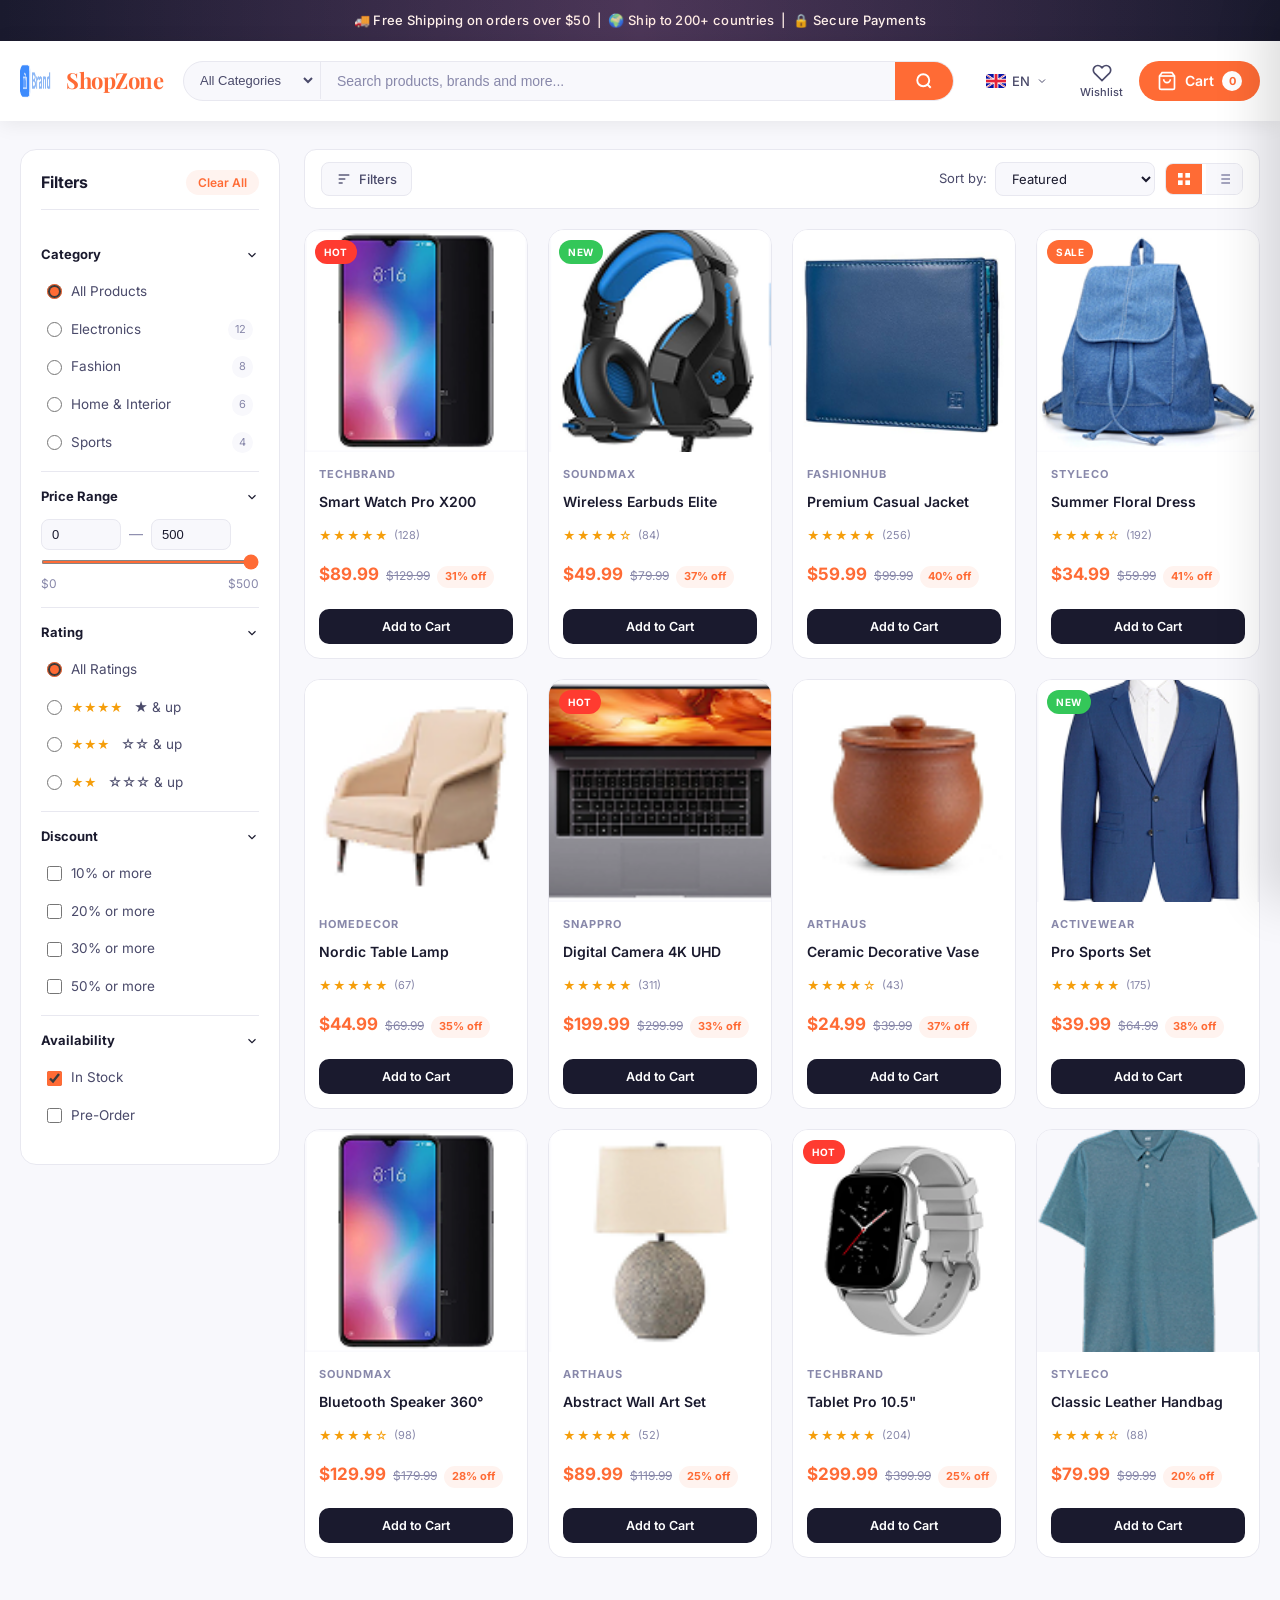
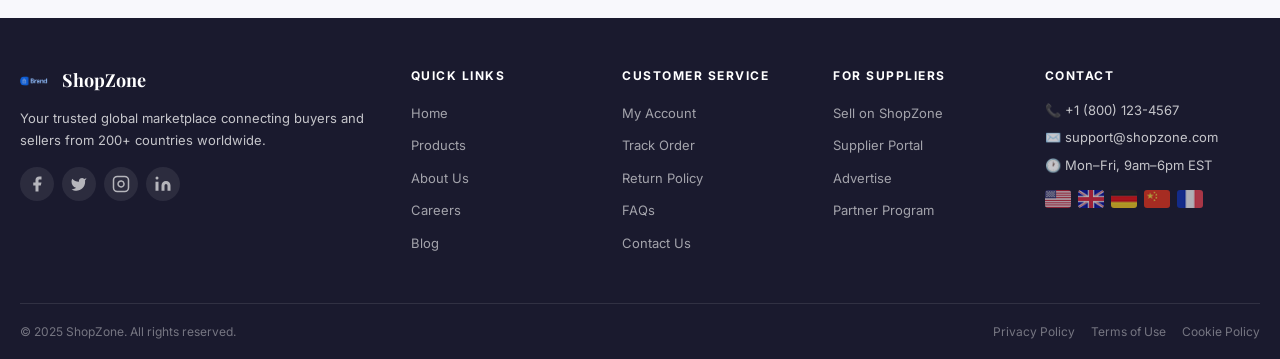
<file: product.html>
<!DOCTYPE html>
<html lang="en">
<head>
  <meta charset="UTF-8" />
  <meta name="viewport" content="width=device-width, initial-scale=1.0" />
  <title>Products — ShopZone</title>
  <link rel="preconnect" href="https://fonts.googleapis.com" />
  <link rel="preconnect" href="https://fonts.gstatic.com" crossorigin />
  <link href="https://fonts.googleapis.com/css2?family=Inter:wght@300;400;500;600;700;800&family=Playfair+Display:wght@600;700&display=swap" rel="stylesheet" />
  <link rel="stylesheet" href="style.css" />
  <link rel="stylesheet" href="product.css" />
  <script src="product.js"></script>
</head>
<body>

  <!-- ============ ANNOUNCEMENT BAR ============ -->
  <div class="announcement-bar">
    <p>🚚 Free Shipping on orders over $50 &nbsp;|&nbsp; 🌍 Ship to 200+ countries &nbsp;|&nbsp; 🔒 Secure Payments</p>
  </div>

  <!-- ============ HEADER ============ -->
  <header class="header">
    <div class="container">
      <div class="header-inner">
        <a href="index.html" class="logo">
          <img src="logo-colored.png" alt="ShopZone Logo" />
          <span>ShopZone</span>
        </a>
        <div class="search-bar">
          <div class="search-category">
            <select id="searchCategory">
              <option>All Categories</option>
              <option>Electronics</option>
              <option>Fashion</option>
              <option>Home & Interior</option>
              <option>Sports</option>
            </select>
          </div>
          <input type="text" id="searchInput" placeholder="Search products, brands and more..." />
          <button class="search-btn" onclick="handleSearch()">
            <svg width="18" height="18" viewBox="0 0 24 24" fill="none" stroke="currentColor" stroke-width="2.5"><circle cx="11" cy="11" r="8"/><path d="m21 21-4.35-4.35"/></svg>
          </button>
        </div>
        <div class="header-actions">
          <div class="lang-selector dropdown">
            <button class="lang-btn dropdown-toggle">
              <img src="GB@2x.png" alt="EN" />
              <span>EN</span>
              <svg width="12" height="12" viewBox="0 0 24 24" fill="none" stroke="currentColor" stroke-width="2"><path d="m6 9 6 6 6-6"/></svg>
            </button>
            <div class="dropdown-menu lang-menu">
              <a href="#" onclick="changeLang('EN','GB@2x')"><img src="GB@2x.png"> English</a>
              <a href="#" onclick="changeLang('AR','AE@2x')"><img src="AE@2x.png"> Arabic</a>
              <a href="#" onclick="changeLang('CN','CN@2x')"><img src="CN@2x.png"> Chinese</a>
              <a href="#" onclick="changeLang('DE','DE@2x')"><img src="DE@2x.png"> German</a>
              <a href="#" onclick="changeLang('FR','FR@2x')"><img src="FR@2x.png"> French</a>
            </div>
          </div>
          <div class="dropdown">
            
          
          </div>
          <button class="icon-btn" title="Wishlist" onclick="goToWishlist()">
            <svg width="20" height="20" viewBox="0 0 24 24" fill="none" stroke="currentColor" stroke-width="2"><path d="M20.84 4.61a5.5 5.5 0 0 0-7.78 0L12 5.67l-1.06-1.06a5.5 5.5 0 0 0-7.78 7.78l1.06 1.06L12 21.23l7.78-7.78 1.06-1.06a5.5 5.5 0 0 0 0-7.78z"/></svg>
            <span>Wishlist</span>
          </button>
          <button class="cart-btn" onclick="openCart()">
            <svg width="20" height="20" viewBox="0 0 24 24" fill="none" stroke="currentColor" stroke-width="2"><path d="M6 2 3 6v14a2 2 0 0 0 2 2h14a2 2 0 0 0 2-2V6l-3-4z"/><line x1="3" y1="6" x2="21" y2="6"/><path d="M16 10a4 4 0 0 1-8 0"/></svg>
            <span>Cart</span>
            <span class="cart-count" id="cartCount">0</span>
          </button>
        </div>
        <button class="mobile-menu-btn" onclick="toggleMobileMenu()">
          <span></span><span></span><span></span>
        </button>
      </div>
    </div>
    
  </header>

  <!-- ============ BREADCRUMB ============ -->
 
  </div>

  <!-- ============ MAIN CONTENT ============ -->
  <div class="shop-layout">
    <div class="container">
      <div class="shop-grid">

        <!-- ===== SIDEBAR FILTERS ===== -->
        <aside class="sidebar" id="sidebar">
          <div class="sidebar-header">
            <h3>Filters</h3>
            <button class="clear-filters-btn" onclick="clearAllFilters()">Clear All</button>
          </div>

          <!-- Category -->
          <div class="filter-group">
            <h4 class="filter-title" onclick="toggleFilter(this)">
              Category
              <svg width="14" height="14" viewBox="0 0 24 24" fill="none" stroke="currentColor" stroke-width="2"><path d="m6 9 6 6 6-6"/></svg>
            </h4>
            <div class="filter-body">
              <label class="filter-check"><input type="radio" name="cat" value="all" checked onchange="applyFilters()"> All Products</label>
              <label class="filter-check"><input type="radio" name="cat" value="electronics" onchange="applyFilters()"> Electronics <span class="filter-count">12</span></label>
              <label class="filter-check"><input type="radio" name="cat" value="fashion" onchange="applyFilters()"> Fashion <span class="filter-count">8</span></label>
              <label class="filter-check"><input type="radio" name="cat" value="interior" onchange="applyFilters()"> Home & Interior <span class="filter-count">6</span></label>
              <label class="filter-check"><input type="radio" name="cat" value="sports" onchange="applyFilters()"> Sports <span class="filter-count">4</span></label>
            </div>
          </div>

          <!-- Price Range -->
          <div class="filter-group">
            <h4 class="filter-title" onclick="toggleFilter(this)">
              Price Range
              <svg width="14" height="14" viewBox="0 0 24 24" fill="none" stroke="currentColor" stroke-width="2"><path d="m6 9 6 6 6-6"/></svg>
            </h4>
            <div class="filter-body">
              <div class="price-range">
                <div class="price-inputs">
                  <input type="number" id="priceMin" placeholder="Min $" value="0" min="0" onchange="applyFilters()" />
                  <span>—</span>
                  <input type="number" id="priceMax" placeholder="Max $" value="500" min="0" onchange="applyFilters()" />
                </div>
                <input type="range" id="priceSlider" min="0" max="500" value="500" oninput="updatePriceSlider(this.value)" />
                <div class="price-labels">
                  <span>$0</span>
                  <span id="priceSliderVal">$500</span>
                </div>
              </div>
            </div>
          </div>

          <!-- Rating -->
          <div class="filter-group">
            <h4 class="filter-title" onclick="toggleFilter(this)">
              Rating
              <svg width="14" height="14" viewBox="0 0 24 24" fill="none" stroke="currentColor" stroke-width="2"><path d="m6 9 6 6 6-6"/></svg>
            </h4>
            <div class="filter-body">
              <label class="filter-check"><input type="radio" name="rating" value="0" checked onchange="applyFilters()"> All Ratings</label>
              <label class="filter-check"><input type="radio" name="rating" value="4" onchange="applyFilters()"> <span class="mini-stars">★★★★</span>★ & up</label>
              <label class="filter-check"><input type="radio" name="rating" value="3" onchange="applyFilters()"> <span class="mini-stars">★★★</span>☆☆ & up</label>
              <label class="filter-check"><input type="radio" name="rating" value="2" onchange="applyFilters()"> <span class="mini-stars">★★</span>☆☆☆ & up</label>
            </div>
          </div>

          <!-- Discount -->
          <div class="filter-group">
            <h4 class="filter-title" onclick="toggleFilter(this)">
              Discount
              <svg width="14" height="14" viewBox="0 0 24 24" fill="none" stroke="currentColor" stroke-width="2"><path d="m6 9 6 6 6-6"/></svg>
            </h4>
            <div class="filter-body">
              <label class="filter-check"><input type="checkbox" value="10" onchange="applyFilters()"> 10% or more</label>
              <label class="filter-check"><input type="checkbox" value="20" onchange="applyFilters()"> 20% or more</label>
              <label class="filter-check"><input type="checkbox" value="30" onchange="applyFilters()"> 30% or more</label>
              <label class="filter-check"><input type="checkbox" value="50" onchange="applyFilters()"> 50% or more</label>
            </div>
          </div>

          <!-- Availability -->
          <div class="filter-group">
            <h4 class="filter-title" onclick="toggleFilter(this)">
              Availability
              <svg width="14" height="14" viewBox="0 0 24 24" fill="none" stroke="currentColor" stroke-width="2"><path d="m6 9 6 6 6-6"/></svg>
            </h4>
            <div class="filter-body">
              <label class="filter-check"><input type="checkbox" checked onchange="applyFilters()"> In Stock</label>
              <label class="filter-check"><input type="checkbox" onchange="applyFilters()"> Pre-Order</label>
            </div>
          </div>
        </aside>

        <!-- ===== PRODUCTS AREA ===== -->
        <main class="products-area">

          <!-- Toolbar -->
          <div class="products-toolbar">
            <div class="toolbar-left">
              <button class="filter-toggle-btn" onclick="toggleSidebar()">
                <svg width="16" height="16" viewBox="0 0 24 24" fill="none" stroke="currentColor" stroke-width="2"><line x1="4" y1="6" x2="20" y2="6"/><line x1="4" y1="12" x2="14" y2="12"/><line x1="4" y1="18" x2="10" y2="18"/></svg>
                Filters
              </button>
              <div class="active-filters" id="activeFilters"></div>
            </div>
            <div class="toolbar-right">
              <div class="sort-select-wrap">
                <label>Sort by:</label>
                <select id="sortSelect" onchange="applyFilters()">
                  <option value="featured">Featured</option>
                  <option value="price-asc">Price: Low to High</option>
                  <option value="price-desc">Price: High to Low</option>
                  <option value="rating">Top Rated</option>
                  <option value="newest">Newest</option>
                  <option value="discount">Biggest Discount</option>
                </select>
              </div>
              <div class="view-toggle">
                <button class="view-btn active" onclick="setView('grid', this)" title="Grid View">
                  <svg width="16" height="16" viewBox="0 0 24 24" fill="currentColor"><rect x="3" y="3" width="7" height="7"/><rect x="14" y="3" width="7" height="7"/><rect x="3" y="14" width="7" height="7"/><rect x="14" y="14" width="7" height="7"/></svg>
                </button>
                <button class="view-btn" onclick="setView('list', this)" title="List View">
                  <svg width="16" height="16" viewBox="0 0 24 24" fill="none" stroke="currentColor" stroke-width="2"><line x1="8" y1="6" x2="21" y2="6"/><line x1="8" y1="12" x2="21" y2="12"/><line x1="8" y1="18" x2="21" y2="18"/><line x1="3" y1="6" x2="3.01" y2="6"/><line x1="3" y1="12" x2="3.01" y2="12"/><line x1="3" y1="18" x2="3.01" y2="18"/></svg>
                </button>
              </div>
            </div>
          </div>

          <!-- Products Grid -->
          <div class="pl-grid grid-view" id="productListGrid">

            <!-- Product 1 -->
            <div class="pl-card" data-cat="electronics" data-price="89.99" data-rating="5" data-discount="31" data-id="1">
              <div class="pl-img-wrap">
                <span class="badge badge-hot">HOT</span>
                <img src="image 23.png" alt="Smart Watch Pro X200" />
                <div class="product-overlay">
                  <button class="overlay-btn" onclick="addToWishlist(1)" title="Wishlist"><svg width="16" height="16" viewBox="0 0 24 24" fill="none" stroke="currentColor" stroke-width="2"><path d="M20.84 4.61a5.5 5.5 0 0 0-7.78 0L12 5.67l-1.06-1.06a5.5 5.5 0 0 0-7.78 7.78l1.06 1.06L12 21.23l7.78-7.78 1.06-1.06a5.5 5.5 0 0 0 0-7.78z"/></svg></button>
                  <button class="overlay-btn" onclick="quickView(1)" title="Quick View"><svg width="16" height="16" viewBox="0 0 24 24" fill="none" stroke="currentColor" stroke-width="2"><path d="M1 12s4-8 11-8 11 8 11 8-4 8-11 8-11-8-11-8z"/><circle cx="12" cy="12" r="3"/></svg></button>
                </div>
              </div>
              <div class="pl-info">
                <p class="product-brand">TechBrand</p>
                <h3 class="product-name"><a href="product-detail.html">Smart Watch Pro X200</a></h3>
                <div class="product-rating"><div class="stars">★★★★★</div><span>(128)</span></div>
                <div class="product-price">
                  <span class="price-current">$89.99</span>
                  <span class="price-old">$129.99</span>
                  <span class="price-save">31% off</span>
                </div>
                <p class="pl-desc">Track health and fitness with heart rate monitoring, GPS, 7-day battery, and water resistance up to 50m. Compatible with iOS & Android.</p>
                <button class="btn btn-cart" onclick="addToCart(1,'Smart Watch Pro X200',89.99)">Add to Cart</button>
              </div>
            </div>

            <!-- Product 2 -->
            <div class="pl-card" data-cat="electronics" data-price="49.99" data-rating="4" data-discount="37" data-id="2">
              <div class="pl-img-wrap">
                <span class="badge badge-new">NEW</span>
                <img src="image 29.png" alt="Wireless Earbuds Elite" />
                <div class="product-overlay">
                  <button class="overlay-btn" onclick="addToWishlist(2)" title="Wishlist"><svg width="16" height="16" viewBox="0 0 24 24" fill="none" stroke="currentColor" stroke-width="2"><path d="M20.84 4.61a5.5 5.5 0 0 0-7.78 0L12 5.67l-1.06-1.06a5.5 5.5 0 0 0-7.78 7.78l1.06 1.06L12 21.23l7.78-7.78 1.06-1.06a5.5 5.5 0 0 0 0-7.78z"/></svg></button>
                  <button class="overlay-btn" onclick="quickView(2)" title="Quick View"><svg width="16" height="16" viewBox="0 0 24 24" fill="none" stroke="currentColor" stroke-width="2"><path d="M1 12s4-8 11-8 11 8 11 8-4 8-11 8-11-8-11-8z"/><circle cx="12" cy="12" r="3"/></svg></button>
                </div>
              </div>
              <div class="pl-info">
                <p class="product-brand">SoundMax</p>
                <h3 class="product-name"><a href="product-detail.html">Wireless Earbuds Elite</a></h3>
                <div class="product-rating"><div class="stars">★★★★☆</div><span>(84)</span></div>
                <div class="product-price">
                  <span class="price-current">$49.99</span>
                  <span class="price-old">$79.99</span>
                  <span class="price-save">37% off</span>
                </div>
                <p class="pl-desc">Active noise cancellation, 30hrs total playback, quick charge, IPX5 sweat-proof rating. Crystal-clear audio in every environment.</p>
                <button class="btn btn-cart" onclick="addToCart(2,'Wireless Earbuds Elite',49.99)">Add to Cart</button>
              </div>
            </div>

            <!-- Product 3 -->
            <div class="pl-card" data-cat="fashion" data-price="59.99" data-rating="5" data-discount="40" data-id="3">
              <div class="pl-img-wrap">
                <img src="image 24.png" alt="Premium Casual Jacket" />
                <div class="product-overlay">
                  <button class="overlay-btn" onclick="addToWishlist(3)" title="Wishlist"><svg width="16" height="16" viewBox="0 0 24 24" fill="none" stroke="currentColor" stroke-width="2"><path d="M20.84 4.61a5.5 5.5 0 0 0-7.78 0L12 5.67l-1.06-1.06a5.5 5.5 0 0 0-7.78 7.78l1.06 1.06L12 21.23l7.78-7.78 1.06-1.06a5.5 5.5 0 0 0 0-7.78z"/></svg></button>
                  <button class="overlay-btn" onclick="quickView(3)" title="Quick View"><svg width="16" height="16" viewBox="0 0 24 24" fill="none" stroke="currentColor" stroke-width="2"><path d="M1 12s4-8 11-8 11 8 11 8-4 8-11 8-11-8-11-8z"/><circle cx="12" cy="12" r="3"/></svg></button>
                </div>
              </div>
              <div class="pl-info">
                <p class="product-brand">FashionHub</p>
                <h3 class="product-name"><a href="product-detail.html">Premium Casual Jacket</a></h3>
                <div class="product-rating"><div class="stars">★★★★★</div><span>(256)</span></div>
                <div class="product-price">
                  <span class="price-current">$59.99</span>
                  <span class="price-old">$99.99</span>
                  <span class="price-save">40% off</span>
                </div>
                <p class="pl-desc">Versatile all-season jacket crafted from premium cotton-blend. Slim fit, concealed zip pockets, relaxed collar. Available in 6 colors.</p>
                <button class="btn btn-cart" onclick="addToCart(3,'Premium Casual Jacket',59.99)">Add to Cart</button>
              </div>
            </div>

            <!-- Product 4 -->
            <div class="pl-card" data-cat="fashion" data-price="34.99" data-rating="4" data-discount="41" data-id="4">
              <div class="pl-img-wrap">
                <span class="badge badge-sale">SALE</span>
                <img src="image 26.png" alt="Summer Floral Dress" />
                <div class="product-overlay">
                  <button class="overlay-btn" onclick="addToWishlist(4)" title="Wishlist"><svg width="16" height="16" viewBox="0 0 24 24" fill="none" stroke="currentColor" stroke-width="2"><path d="M20.84 4.61a5.5 5.5 0 0 0-7.78 0L12 5.67l-1.06-1.06a5.5 5.5 0 0 0-7.78 7.78l1.06 1.06L12 21.23l7.78-7.78 1.06-1.06a5.5 5.5 0 0 0 0-7.78z"/></svg></button>
                  <button class="overlay-btn" onclick="quickView(4)" title="Quick View"><svg width="16" height="16" viewBox="0 0 24 24" fill="none" stroke="currentColor" stroke-width="2"><path d="M1 12s4-8 11-8 11 8 11 8-4 8-11 8-11-8-11-8z"/><circle cx="12" cy="12" r="3"/></svg></button>
                </div>
              </div>
              <div class="pl-info">
                <p class="product-brand">StyleCo</p>
                <h3 class="product-name"><a href="product-detail.html">Summer Floral Dress</a></h3>
                <div class="product-rating"><div class="stars">★★★★☆</div><span>(192)</span></div>
                <div class="product-price">
                  <span class="price-current">$34.99</span>
                  <span class="price-old">$59.99</span>
                  <span class="price-save">41% off</span>
                </div>
                <p class="pl-desc">Light and breezy floral dress. Breathable fabric, A-line silhouette. Perfect for summer. Sizes XS–XXL available.</p>
                <button class="btn btn-cart" onclick="addToCart(4,'Summer Floral Dress',34.99)">Add to Cart</button>
              </div>
            </div>

            <!-- Product 5 -->
            <div class="pl-card" data-cat="interior" data-price="44.99" data-rating="5" data-discount="35" data-id="5">
              <div class="pl-img-wrap">
                <img src="1.png" alt="Nordic Table Lamp" />
                <div class="product-overlay">
                  <button class="overlay-btn" onclick="addToWishlist(5)" title="Wishlist"><svg width="16" height="16" viewBox="0 0 24 24" fill="none" stroke="currentColor" stroke-width="2"><path d="M20.84 4.61a5.5 5.5 0 0 0-7.78 0L12 5.67l-1.06-1.06a5.5 5.5 0 0 0-7.78 7.78l1.06 1.06L12 21.23l7.78-7.78 1.06-1.06a5.5 5.5 0 0 0 0-7.78z"/></svg></button>
                  <button class="overlay-btn" onclick="quickView(5)" title="Quick View"><svg width="16" height="16" viewBox="0 0 24 24" fill="none" stroke="currentColor" stroke-width="2"><path d="M1 12s4-8 11-8 11 8 11 8-4 8-11 8-11-8-11-8z"/><circle cx="12" cy="12" r="3"/></svg></button>
                </div>
              </div>
              <div class="pl-info">
                <p class="product-brand">HomeDecor</p>
                <h3 class="product-name"><a href="product-detail.html">Nordic Table Lamp</a></h3>
                <div class="product-rating"><div class="stars">★★★★★</div><span>(67)</span></div>
                <div class="product-price">
                  <span class="price-current">$44.99</span>
                  <span class="price-old">$69.99</span>
                  <span class="price-save">35% off</span>
                </div>
                <p class="pl-desc">Minimalist Scandinavian design, warm 3000K LED bulb. Height-adjustable with 360° rotatable head. Ideal for bedside or desk.</p>
                <button class="btn btn-cart" onclick="addToCart(5,'Nordic Table Lamp',44.99)">Add to Cart</button>
              </div>
            </div>

            <!-- Product 6 -->
            <div class="pl-card" data-cat="electronics" data-price="199.99" data-rating="5" data-discount="33" data-id="6">
              <div class="pl-img-wrap">
                <span class="badge badge-hot">HOT</span>
                <img src="image 34.png" alt="Digital Camera 4K" />
                <div class="product-overlay">
                  <button class="overlay-btn" onclick="addToWishlist(6)" title="Wishlist"><svg width="16" height="16" viewBox="0 0 24 24" fill="none" stroke="currentColor" stroke-width="2"><path d="M20.84 4.61a5.5 5.5 0 0 0-7.78 0L12 5.67l-1.06-1.06a5.5 5.5 0 0 0-7.78 7.78l1.06 1.06L12 21.23l7.78-7.78 1.06-1.06a5.5 5.5 0 0 0 0-7.78z"/></svg></button>
                  <button class="overlay-btn" onclick="quickView(6)" title="Quick View"><svg width="16" height="16" viewBox="0 0 24 24" fill="none" stroke="currentColor" stroke-width="2"><path d="M1 12s4-8 11-8 11 8 11 8-4 8-11 8-11-8-11-8z"/><circle cx="12" cy="12" r="3"/></svg></button>
                </div>
              </div>
              <div class="pl-info">
                <p class="product-brand">SnapPro</p>
                <h3 class="product-name"><a href="product-detail.html">Digital Camera 4K UHD</a></h3>
                <div class="product-rating"><div class="stars">★★★★★</div><span>(311)</span></div>
                <div class="product-price">
                  <span class="price-current">$199.99</span>
                  <span class="price-old">$299.99</span>
                  <span class="price-save">33% off</span>
                </div>
                <p class="pl-desc">4K video, 24MP stills, built-in stabilization, 30x optical zoom, Wi-Fi. The perfect camera for creators and travelers.</p>
                <button class="btn btn-cart" onclick="addToCart(6,'Digital Camera 4K UHD',199.99)">Add to Cart</button>
              </div>
            </div>

            <!-- Product 7 -->
            <div class="pl-card" data-cat="interior" data-price="24.99" data-rating="4" data-discount="37" data-id="7">
              <div class="pl-img-wrap">
                <img src="3.png" alt="Ceramic Vase" />
                <div class="product-overlay">
                  <button class="overlay-btn" onclick="addToWishlist(7)" title="Wishlist"><svg width="16" height="16" viewBox="0 0 24 24" fill="none" stroke="currentColor" stroke-width="2"><path d="M20.84 4.61a5.5 5.5 0 0 0-7.78 0L12 5.67l-1.06-1.06a5.5 5.5 0 0 0-7.78 7.78l1.06 1.06L12 21.23l7.78-7.78 1.06-1.06a5.5 5.5 0 0 0 0-7.78z"/></svg></button>
                  <button class="overlay-btn" onclick="quickView(7)" title="Quick View"><svg width="16" height="16" viewBox="0 0 24 24" fill="none" stroke="currentColor" stroke-width="2"><path d="M1 12s4-8 11-8 11 8 11 8-4 8-11 8-11-8-11-8z"/><circle cx="12" cy="12" r="3"/></svg></button>
                </div>
              </div>
              <div class="pl-info">
                <p class="product-brand">ArtHaus</p>
                <h3 class="product-name"><a href="product-detail.html">Ceramic Decorative Vase</a></h3>
                <div class="product-rating"><div class="stars">★★★★☆</div><span>(43)</span></div>
                <div class="product-price">
                  <span class="price-current">$24.99</span>
                  <span class="price-old">$39.99</span>
                  <span class="price-save">37% off</span>
                </div>
                <p class="pl-desc">Hand-crafted ceramic with matte glaze finish. Perfect centrepiece for modern and minimalist interiors.</p>
                <button class="btn btn-cart" onclick="addToCart(7,'Ceramic Decorative Vase',24.99)">Add to Cart</button>
              </div>
            </div>

            <!-- Product 8 -->
            <div class="pl-card" data-cat="sports" data-price="39.99" data-rating="5" data-discount="38" data-id="8">
              <div class="pl-img-wrap">
                <span class="badge badge-new">NEW</span>
                <img src="image 30.png" alt="Pro Sports Set" />
                <div class="product-overlay">
                  <button class="overlay-btn" onclick="addToWishlist(8)" title="Wishlist"><svg width="16" height="16" viewBox="0 0 24 24" fill="none" stroke="currentColor" stroke-width="2"><path d="M20.84 4.61a5.5 5.5 0 0 0-7.78 0L12 5.67l-1.06-1.06a5.5 5.5 0 0 0-7.78 7.78l1.06 1.06L12 21.23l7.78-7.78 1.06-1.06a5.5 5.5 0 0 0 0-7.78z"/></svg></button>
                  <button class="overlay-btn" onclick="quickView(8)" title="Quick View"><svg width="16" height="16" viewBox="0 0 24 24" fill="none" stroke="currentColor" stroke-width="2"><path d="M1 12s4-8 11-8 11 8 11 8-4 8-11 8-11-8-11-8z"/><circle cx="12" cy="12" r="3"/></svg></button>
                </div>
              </div>
              <div class="pl-info">
                <p class="product-brand">ActiveWear</p>
                <h3 class="product-name"><a href="product-detail.html">Pro Sports Set</a></h3>
                <div class="product-rating"><div class="stars">★★★★★</div><span>(175)</span></div>
                <div class="product-price">
                  <span class="price-current">$39.99</span>
                  <span class="price-old">$64.99</span>
                  <span class="price-save">38% off</span>
                </div>
                <p class="pl-desc">Moisture-wicking performance fabric. Top + shorts with ergonomic seaming for full range of motion. Machine washable.</p>
                <button class="btn btn-cart" onclick="addToCart(8,'Pro Sports Set',39.99)">Add to Cart</button>
              </div>
            </div>

            <!-- Product 9 -->
            <div class="pl-card" data-cat="electronics" data-price="129.99" data-rating="4" data-discount="28" data-id="9">
              <div class="pl-img-wrap">
                <img src="image 23.png" alt="Bluetooth Speaker" />
                <div class="product-overlay">
                  <button class="overlay-btn" onclick="addToWishlist(9)" title="Wishlist"><svg width="16" height="16" viewBox="0 0 24 24" fill="none" stroke="currentColor" stroke-width="2"><path d="M20.84 4.61a5.5 5.5 0 0 0-7.78 0L12 5.67l-1.06-1.06a5.5 5.5 0 0 0-7.78 7.78l1.06 1.06L12 21.23l7.78-7.78 1.06-1.06a5.5 5.5 0 0 0 0-7.78z"/></svg></button>
                  <button class="overlay-btn" onclick="quickView(9)" title="Quick View"><svg width="16" height="16" viewBox="0 0 24 24" fill="none" stroke="currentColor" stroke-width="2"><path d="M1 12s4-8 11-8 11 8 11 8-4 8-11 8-11-8-11-8z"/><circle cx="12" cy="12" r="3"/></svg></button>
                </div>
              </div>
              <div class="pl-info">
                <p class="product-brand">SoundMax</p>
                <h3 class="product-name"><a href="product-detail.html">Bluetooth Speaker 360°</a></h3>
                <div class="product-rating"><div class="stars">★★★★☆</div><span>(98)</span></div>
                <div class="product-price">
                  <span class="price-current">$129.99</span>
                  <span class="price-old">$179.99</span>
                  <span class="price-save">28% off</span>
                </div>
                <p class="pl-desc">360° surround sound, 24hr battery, waterproof IPX7. Pair 2 speakers for stereo. Perfect for outdoors and travel.</p>
                <button class="btn btn-cart" onclick="addToCart(9,'Bluetooth Speaker 360°',129.99)">Add to Cart</button>
              </div>
            </div>

            <!-- Product 10 -->
            <div class="pl-card" data-cat="interior" data-price="89.99" data-rating="5" data-discount="25" data-id="10">
              <div class="pl-img-wrap">
                <img src="6.png" alt="Wall Art Set" />
                <div class="product-overlay">
                  <button class="overlay-btn" onclick="addToWishlist(10)" title="Wishlist"><svg width="16" height="16" viewBox="0 0 24 24" fill="none" stroke="currentColor" stroke-width="2"><path d="M20.84 4.61a5.5 5.5 0 0 0-7.78 0L12 5.67l-1.06-1.06a5.5 5.5 0 0 0-7.78 7.78l1.06 1.06L12 21.23l7.78-7.78 1.06-1.06a5.5 5.5 0 0 0 0-7.78z"/></svg></button>
                  <button class="overlay-btn" onclick="quickView(10)" title="Quick View"><svg width="16" height="16" viewBox="0 0 24 24" fill="none" stroke="currentColor" stroke-width="2"><path d="M1 12s4-8 11-8 11 8 11 8-4 8-11 8-11-8-11-8z"/><circle cx="12" cy="12" r="3"/></svg></button>
                </div>
              </div>
              <div class="pl-info">
                <p class="product-brand">ArtHaus</p>
                <h3 class="product-name"><a href="product-detail.html">Abstract Wall Art Set</a></h3>
                <div class="product-rating"><div class="stars">★★★★★</div><span>(52)</span></div>
                <div class="product-price">
                  <span class="price-current">$89.99</span>
                  <span class="price-old">$119.99</span>
                  <span class="price-save">25% off</span>
                </div>
                <p class="pl-desc">Set of 3 premium canvas prints. Ready-to-hang with included hardware. Elevate any living room or office wall.</p>
                <button class="btn btn-cart" onclick="addToCart(10,'Abstract Wall Art Set',89.99)">Add to Cart</button>
              </div>
            </div>

            <!-- Product 11 -->
            <div class="pl-card" data-cat="electronics" data-price="299.99" data-rating="5" data-discount="25" data-id="11">
              <div class="pl-img-wrap">
                <span class="badge badge-hot">HOT</span>
                <img src="8.png" alt="Laptop Stand Pro" />
                <div class="product-overlay">
                  <button class="overlay-btn" onclick="addToWishlist(11)" title="Wishlist"><svg width="16" height="16" viewBox="0 0 24 24" fill="none" stroke="currentColor" stroke-width="2"><path d="M20.84 4.61a5.5 5.5 0 0 0-7.78 0L12 5.67l-1.06-1.06a5.5 5.5 0 0 0-7.78 7.78l1.06 1.06L12 21.23l7.78-7.78 1.06-1.06a5.5 5.5 0 0 0 0-7.78z"/></svg></button>
                  <button class="overlay-btn" onclick="quickView(11)" title="Quick View"><svg width="16" height="16" viewBox="0 0 24 24" fill="none" stroke="currentColor" stroke-width="2"><path d="M1 12s4-8 11-8 11 8 11 8-4 8-11 8-11-8-11-8z"/><circle cx="12" cy="12" r="3"/></svg></button>
                </div>
              </div>
              <div class="pl-info">
                <p class="product-brand">TechBrand</p>
                <h3 class="product-name"><a href="product-detail.html">Tablet Pro 10.5"</a></h3>
                <div class="product-rating"><div class="stars">★★★★★</div><span>(204)</span></div>
                <div class="product-price">
                  <span class="price-current">$299.99</span>
                  <span class="price-old">$399.99</span>
                  <span class="price-save">25% off</span>
                </div>
                <p class="pl-desc">10.5" AMOLED display, Octa-core processor, 8GB RAM, 128GB storage. Ideal for work, creative projects, and entertainment.</p>
                <button class="btn btn-cart" onclick="addToCart(11,'Tablet Pro 10.5',299.99)">Add to Cart</button>
              </div>
            </div>

            <!-- Product 12 -->
            <div class="pl-card" data-cat="fashion" data-price="79.99" data-rating="4" data-discount="20" data-id="12">
              <div class="pl-img-wrap">
                <img src="Bitmap.png" alt="Leather Handbag" />
                <div class="product-overlay">
                  <button class="overlay-btn" onclick="addToWishlist(12)" title="Wishlist"><svg width="16" height="16" viewBox="0 0 24 24" fill="none" stroke="currentColor" stroke-width="2"><path d="M20.84 4.61a5.5 5.5 0 0 0-7.78 0L12 5.67l-1.06-1.06a5.5 5.5 0 0 0-7.78 7.78l1.06 1.06L12 21.23l7.78-7.78 1.06-1.06a5.5 5.5 0 0 0 0-7.78z"/></svg></button>
                  <button class="overlay-btn" onclick="quickView(12)" title="Quick View"><svg width="16" height="16" viewBox="0 0 24 24" fill="none" stroke="currentColor" stroke-width="2"><path d="M1 12s4-8 11-8 11 8 11 8-4 8-11 8-11-8-11-8z"/><circle cx="12" cy="12" r="3"/></svg></button>
                </div>
              </div>
              <div class="pl-info">
                <p class="product-brand">StyleCo</p>
                <h3 class="product-name"><a href="product-detail.html">Classic Leather Handbag</a></h3>
                <div class="product-rating"><div class="stars">★★★★☆</div><span>(88)</span></div>
                <div class="product-price">
                  <span class="price-current">$79.99</span>
                  <span class="price-old">$99.99</span>
                  <span class="price-save">20% off</span>
                </div>
                <p class="pl-desc">Genuine leather with gold-tone hardware. Spacious interior with multiple pockets. Timeless design for every occasion.</p>
                <button class="btn btn-cart" onclick="addToCart(12,'Classic Leather Handbag',79.99)">Add to Cart</button>
              </div>
            </div>

          </div><!-- /pl-grid -->

          <!-- No Results -->
          <div class="no-results" id="noResults" style="display:none;">
            <svg width="64" height="64" viewBox="0 0 24 24" fill="none" stroke="#d1d5db" stroke-width="1.5"><circle cx="11" cy="11" r="8"/><path d="m21 21-4.35-4.35"/></svg>
            <h3>No products found</h3>
            <p>Try adjusting your filters or search terms</p>
            <button class="btn btn-primary" onclick="clearAllFilters()">Clear Filters</button>
          </div>


        </main>
      </div>
    </div>
  </div>

  <!-- ============ FOOTER ============ -->
  <footer class="footer">
    <div class="container">
      <div class="footer-grid">
        <div class="footer-brand">
          <div class="footer-logo">
            <img src="logo-colored.png" alt="ShopZone" />
            <span>ShopZone</span>
          </div>
          <p>Your trusted global marketplace connecting buyers and sellers from 200+ countries worldwide.</p>
          <div class="footer-social">
            <a href="#" title="Facebook">
              <svg width="18" height="18" viewBox="0 0 24 24" fill="currentColor"><path d="M18 2h-3a5 5 0 0 0-5 5v3H7v4h3v8h4v-8h3l1-4h-4V7a1 1 0 0 1 1-1h3z"/></svg>
            </a>
            <a href="#" title="Twitter">
              <svg width="18" height="18" viewBox="0 0 24 24" fill="currentColor"><path d="M22 4s-.7 2.1-2 3.4c1.6 10-9.4 17.3-18 11.6 2.2.1 4.4-.6 6-2C3 15.5.5 9.6 3 5c2.2 2.6 5.6 4.1 9 4-.9-4.2 4-6.6 7-3.8 1.1 0 3-1.2 3-1.2z"/></svg>
            </a>
            <a href="#" title="Instagram">
              <svg width="18" height="18" viewBox="0 0 24 24" fill="none" stroke="currentColor" stroke-width="2"><rect x="2" y="2" width="20" height="20" rx="5" ry="5"/><path d="M16 11.37A4 4 0 1 1 12.63 8 4 4 0 0 1 16 11.37z"/><line x1="17.5" y1="6.5" x2="17.51" y2="6.5"/></svg>
            </a>
            <a href="#" title="LinkedIn">
              <svg width="18" height="18" viewBox="0 0 24 24" fill="currentColor"><path d="M16 8a6 6 0 0 1 6 6v7h-4v-7a2 2 0 0 0-2-2 2 2 0 0 0-2 2v7h-4v-7a6 6 0 0 1 6-6z"/><rect x="2" y="9" width="4" height="12"/><circle cx="4" cy="4" r="2"/></svg>
            </a>
          </div>
        </div>
 
        <div class="footer-links">
          <h4>Quick Links</h4>
          <ul>
            <li><a href="index.html">Home</a></li>
            <li><a href="product.html">Products</a></li>
            <li><a href="#">About Us</a></li>
            <li><a href="#">Careers</a></li>
            <li><a href="#">Blog</a></li>
          </ul>
        </div>
 
        <div class="footer-links">
          <h4>Customer Service</h4>
          <ul>
            <li><a href="#">My Account</a></li>
            <li><a href="#">Track Order</a></li>
            <li><a href="#">Return Policy</a></li>
            <li><a href="#">FAQs</a></li>
            <li><a href="#">Contact Us</a></li>
          </ul>
        </div>
 
        <div class="footer-links">
          <h4>For Suppliers</h4>
          <ul>
            <li><a href="#">Sell on ShopZone</a></li>
            <li><a href="#">Supplier Portal</a></li>
            <li><a href="#">Advertise</a></li>
            <li><a href="#">Partner Program</a></li>
          </ul>
        </div>
 
        <div class="footer-contact">
          <h4>Contact</h4>
          <p>📞 +1 (800) 123-4567</p>
          <p>✉️ support@shopzone.com</p>
          <p>🕐 Mon–Fri, 9am–6pm EST</p>
          <div class="footer-flags">
            <img src="US@2x.png" alt="US" title="United States" />
            <img src="GB@2x.png" alt="UK" title="United Kingdom" />
            <img src="DE@2x.png" alt="DE" title="Germany" />
            <img src="CN@2x.png" alt="CN" title="China" />
            <img src="FR@2x.png" alt="FR" title="France" />
          </div>
        </div>
      </div>
 
      <div class="footer-bottom">
        <p>© 2025 ShopZone. All rights reserved.</p>
        <div class="footer-bottom-links">
          <a href="#">Privacy Policy</a>
          <a href="#">Terms of Use</a>
          <a href="#">Cookie Policy</a>
        </div>
      </div>
    </div>
  </footer>

  <!-- CART SIDEBAR -->
  <div class="cart-overlay" id="cartOverlay" onclick="closeCart()"></div>
  <div class="cart-sidebar" id="cartSidebar">
    <div class="cart-header"><h3>Your Cart <span id="cartItemCount">(0 items)</span></h3><button onclick="closeCart()" class="close-btn">✕</button></div>
    <div class="cart-body" id="cartBody"><div class="cart-empty"><svg width="60" height="60" viewBox="0 0 24 24" fill="none" stroke="#ccc" stroke-width="1.5"><path d="M6 2 3 6v14a2 2 0 0 0 2 2h14a2 2 0 0 0 2-2V6l-3-4z"/><line x1="3" y1="6" x2="21" y2="6"/><path d="M16 10a4 4 0 0 1-8 0"/></svg><p>Your cart is empty</p><a href="product.html" class="btn btn-primary" onclick="closeCart()">Start Shopping</a></div></div>
    <div class="cart-footer" id="cartFooter" style="display:none;"><div class="cart-total"><span>Total:</span><strong id="cartTotal">$0.00</strong></div><button class="btn btn-primary full-width" onclick="checkout()">Checkout</button></div>
  </div>

  <!-- TOAST -->
  <div class="toast" id="toast"></div>

  <!-- QUICK VIEW MODAL -->
  <div class="modal-overlay" id="quickViewOverlay" onclick="closeQuickView()"></div>
  <div class="modal" id="quickViewModal">
    <button class="close-btn modal-close" onclick="closeQuickView()">✕</button>
    <div class="modal-content" id="quickViewContent"></div>
  </div>

  <script src="script.js"></script>
  <script src="product.js"></script>
</body>
</html>
</file>
<file: style.css>
/* ============================================
   SHOPZONE — Complete Stylesheet
   Animated Hover Effects + Modern Design
   ============================================ */

/* ---- Google Fonts ---- */
@import url('https://fonts.googleapis.com/css2?family=Inter:wght@300;400;500;600;700;800&family=Playfair+Display:wght@600;700&display=swap');

/* ---- CSS Variables ---- */
:root {
  --primary: #FF6B35;
  --primary-dark: #e55a25;
  --primary-light: #fff3ef;
  --secondary: #1a1a2e;
  --accent: #16213e;
  --text-dark: #1a1a2e;
  --text-mid: #4a4a6a;
  --text-light: #8888aa;
  --bg-light: #f8f8fc;
  --bg-white: #ffffff;
  --border: #e8e8f0;
  --shadow-sm: 0 2px 8px rgba(0,0,0,0.06);
  --shadow-md: 0 8px 24px rgba(0,0,0,0.10);
  --shadow-lg: 0 20px 48px rgba(0,0,0,0.14);
  --radius-sm: 8px;
  --radius-md: 12px;
  --radius-lg: 16px;
  --radius-xl: 24px;
  --transition: 0.3s cubic-bezier(0.4, 0, 0.2, 1);
  --transition-fast: 0.18s cubic-bezier(0.4, 0, 0.2, 1);
  --transition-bounce: 0.4s cubic-bezier(0.34, 1.56, 0.64, 1);
}

/* ---- Reset ---- */
*, *::before, *::after { box-sizing: border-box; margin: 0; padding: 0; }
html { scroll-behavior: smooth; }

body {
  font-family: 'Inter', sans-serif;
  color: var(--text-dark);
  background: var(--bg-light);
  line-height: 1.6;
  -webkit-font-smoothing: antialiased;
}

img { max-width: 100%; display: block; }
a { text-decoration: none; color: inherit; }
ul { list-style: none; }
button { cursor: pointer; font-family: inherit; border: none; background: none; }

.container {
  max-width: 1280px;
  margin: 0 auto;
  padding: 0 20px;
}

/* ============ ANNOUNCEMENT BAR ============ */
.announcement-bar {
  background: linear-gradient(90deg, var(--secondary) 0%, #2d2d5e 50%, var(--secondary) 100%);
  color: #fff;
  text-align: center;
  padding: 10px 20px;
  font-size: 13px;
  font-weight: 500;
  letter-spacing: 0.3px;
  position: relative;
  overflow: hidden;
}

.announcement-bar::before {
  content: '';
  position: absolute;
  inset: 0;
  background: linear-gradient(90deg, transparent 0%, rgba(255,107,53,0.15) 50%, transparent 100%);
  animation: shimmer 3s ease-in-out infinite;
}

@keyframes shimmer {
  0%, 100% { opacity: 0; }
  50% { opacity: 1; }
}

/* ============ HEADER ============ */
.header {
  background: var(--bg-white);
  box-shadow: 0 2px 20px rgba(0,0,0,0.08);
  position: sticky;
  top: 0;
  z-index: 1000;
  transition: box-shadow var(--transition);
}

.header:hover {
  box-shadow: 0 4px 30px rgba(0,0,0,0.12);
}

.header-inner {
  display: flex;
  align-items: center;
  gap: 20px;
  padding: 14px 0;
}

/* ---- Logo ---- */
.logo {
  display: flex;
  align-items: center;
  gap: 10px;
  flex-shrink: 0;
  transition: transform var(--transition-bounce);
}

.logo:hover {
  transform: scale(1.05);
}

.logo img {
  width: 36px;
  height: 36px;
  border-radius: 8px;
}

.logo span {
  font-family: 'Playfair Display', serif;
  font-size: 22px;
  font-weight: 700;
  color: var(--primary);
  letter-spacing: -0.5px;
}

/* ---- Search Bar ---- */
.search-bar {
  flex: 1;
  display: flex;
  align-items: center;
  background: var(--bg-light);
  border: 1.5px solid var(--border);
  border-radius: var(--radius-xl);
  overflow: hidden;
  transition: border-color var(--transition), box-shadow var(--transition), background var(--transition);
}

.search-bar:focus-within {
  border-color: var(--primary);
  box-shadow: 0 0 0 4px rgba(255,107,53,0.12);
  background: var(--bg-white);
}

.search-category {
  border-right: 1.5px solid var(--border);
  padding: 0 4px 0 12px;
}

.search-category select {
  border: none;
  background: transparent;
  font-size: 13px;
  font-weight: 500;
  color: var(--text-mid);
  outline: none;
  cursor: pointer;
  padding: 10px 8px 10px 0;
}

.search-bar input {
  flex: 1;
  border: none;
  background: transparent;
  padding: 10px 16px;
  font-size: 14px;
  color: var(--text-dark);
  outline: none;
}

.search-bar input::placeholder { color: var(--text-light); }

.search-btn {
  background: var(--primary);
  border: none;
  color: #fff;
  padding: 10px 20px;
  cursor: pointer;
  transition: background var(--transition), transform var(--transition-fast);
  display: flex;
  align-items: center;
}

.search-btn:hover {
  background: var(--primary-dark);
  transform: scale(1.05);
}

.search-btn:active {
  transform: scale(0.97);
}

/* ---- Header Actions ---- */
.header-actions {
  display: flex;
  align-items: center;
  gap: 4px;
  flex-shrink: 0;
}

.icon-btn {
  display: flex;
  flex-direction: column;
  align-items: center;
  gap: 2px;
  padding: 8px 12px;
  border-radius: var(--radius-sm);
  font-size: 11px;
  font-weight: 500;
  color: var(--text-mid);
  background: none;
  border: none;
  cursor: pointer;
  transition: color var(--transition), background var(--transition), transform var(--transition-bounce);
  position: relative;
}

.icon-btn:hover {
  color: var(--primary);
  background: var(--primary-light);
  transform: translateY(-2px);
}

.icon-btn:active {
  transform: translateY(0) scale(0.97);
}

/* ---- Cart Button ---- */
.cart-btn {
  display: flex;
  align-items: center;
  gap: 8px;
  background: var(--primary);
  color: #fff;
  border: none;
  padding: 10px 18px;
  border-radius: var(--radius-xl);
  font-size: 14px;
  font-weight: 600;
  cursor: pointer;
  position: relative;
  transition: background var(--transition), transform var(--transition-bounce), box-shadow var(--transition);
}

.cart-btn:hover {
  background: var(--primary-dark);
  transform: translateY(-2px);
  box-shadow: 0 8px 20px rgba(255,107,53,0.35);
}

.cart-btn:active {
  transform: translateY(0) scale(0.97);
  box-shadow: none;
}

.cart-count {
  background: #fff;
  color: var(--primary);
  font-size: 11px;
  font-weight: 700;
  min-width: 20px;
  height: 20px;
  border-radius: 50%;
  display: inline-flex;
  align-items: center;
  justify-content: center;
  transition: transform var(--transition-bounce);
}

.cart-btn:hover .cart-count {
  transform: scale(1.2);
}

/* ---- Dropdown ---- */
.dropdown { position: relative; }

.dropdown-menu {
  position: absolute;
  top: calc(100% + 10px);
  right: 0;
  background: var(--bg-white);
  border: 1px solid var(--border);
  border-radius: var(--radius-md);
  box-shadow: var(--shadow-lg);
  min-width: 180px;
  padding: 8px;
  opacity: 0;
  visibility: hidden;
  transform: translateY(-10px);
  transition: opacity var(--transition), visibility var(--transition), transform var(--transition);
  z-index: 100;
}

.dropdown:hover .dropdown-menu,
.dropdown-toggle:focus + .dropdown-menu {
  opacity: 1;
  visibility: visible;
  transform: translateY(0);
}

.dropdown-menu a {
  display: flex;
  align-items: center;
  gap: 10px;
  padding: 9px 12px;
  border-radius: var(--radius-sm);
  font-size: 14px;
  color: var(--text-dark);
  transition: background var(--transition-fast), color var(--transition-fast), transform var(--transition-fast);
}

.dropdown-menu a:hover {
  background: var(--primary-light);
  color: var(--primary);
  transform: translateX(4px);
}

.dropdown-menu a img {
  width: 20px;
  height: 14px;
  border-radius: 2px;
  display: inline-block;
}

.dropdown-menu hr { border: none; border-top: 1px solid var(--border); margin: 6px 0; }
.text-red { color: #e53935 !important; }
.text-red:hover { background: #fef2f2 !important; color: #c62828 !important; }

/* ---- Language Button ---- */
.lang-btn {
  display: flex;
  align-items: center;
  gap: 6px;
  padding: 8px 12px;
  border-radius: var(--radius-sm);
  font-size: 13px;
  font-weight: 500;
  color: var(--text-mid);
  background: none;
  border: none;
  cursor: pointer;
  transition: color var(--transition), background var(--transition);
}

.lang-btn:hover {
  color: var(--primary);
  background: var(--primary-light);
}

.lang-btn img { width: 20px; height: 14px; border-radius: 2px; }

.lang-menu { min-width: 150px; }

/* ============ MAIN NAV ============ */
.main-nav {
  border-top: 1px solid var(--border);
  background: var(--bg-white);
}

.nav-list {
  display: flex;
  align-items: center;
  gap: 2px;
  padding: 0;
}

.nav-item > a {
  display: flex;
  align-items: center;
  gap: 4px;
  padding: 12px 16px;
  font-size: 14px;
  font-weight: 500;
  color: var(--text-mid);
  border-radius: var(--radius-sm);
  transition: color var(--transition), background var(--transition);
  white-space: nowrap;
  position: relative;
}

.nav-item > a::after {
  content: '';
  position: absolute;
  bottom: 6px;
  left: 50%;
  transform: translateX(-50%) scaleX(0);
  width: calc(100% - 32px);
  height: 2px;
  background: var(--primary);
  border-radius: 2px;
  transition: transform var(--transition);
}

.nav-item:hover > a {
  color: var(--primary);
  background: var(--primary-light);
}

.nav-item:hover > a::after {
  transform: translateX(-50%) scaleX(1);
}

.hot-link {
  color: var(--primary) !important;
  font-weight: 600 !important;
}

/* ---- Mega Menu ---- */
.has-mega { position: relative; }

.mega-menu {
  position: absolute;
  top: 100%;
  left: 0;
  background: var(--bg-white);
  border: 1px solid var(--border);
  border-radius: var(--radius-lg);
  box-shadow: var(--shadow-lg);
  display: grid;
  grid-template-columns: repeat(4, 1fr);
  gap: 20px;
  padding: 24px;
  min-width: 600px;
  opacity: 0;
  visibility: hidden;
  transform: translateY(-12px);
  transition: opacity var(--transition), visibility var(--transition), transform var(--transition);
  z-index: 200;
}

.has-mega:hover .mega-menu {
  opacity: 1;
  visibility: visible;
  transform: translateY(0);
}

.mega-col h4 {
  font-size: 12px;
  font-weight: 700;
  text-transform: uppercase;
  letter-spacing: 1px;
  color: var(--text-light);
  margin-bottom: 10px;
  padding-bottom: 8px;
  border-bottom: 1px solid var(--border);
}

.mega-col a {
  display: block;
  padding: 6px 0;
  font-size: 13.5px;
  color: var(--text-mid);
  transition: color var(--transition-fast), transform var(--transition-fast);
}

.mega-col a:hover {
  color: var(--primary);
  transform: translateX(6px);
}

/* ============ MOBILE MENU ============ */
.mobile-menu-btn {
  display: none;
  flex-direction: column;
  gap: 5px;
  padding: 8px;
  border-radius: var(--radius-sm);
  transition: background var(--transition);
}

.mobile-menu-btn:hover { background: var(--bg-light); }

.mobile-menu-btn span {
  display: block;
  width: 22px;
  height: 2px;
  background: var(--text-dark);
  border-radius: 2px;
  transition: transform var(--transition), opacity var(--transition);
}

/* ============ HERO SECTION ============ */
.hero {
  padding: 24px 0;
  background: var(--bg-light);
}

.hero-grid {
  display: grid;
  grid-template-columns: 1fr 280px;
  gap: 16px;
  align-items: stretch;
}

.hero-slider {
  position: relative;
  border-radius: var(--radius-xl);
  overflow: hidden;
  min-height: 400px;
}

.hero-slide {
  position: absolute;
  inset: 0;
  background-size: cover;
  background-position: center;
  opacity: 0;
  transition: opacity 0.7s ease, transform 0.7s ease;
  transform: scale(1.03);
}

.hero-slide.active {
  opacity: 1;
  transform: scale(1);
  position: relative;
  min-height: 400px;
}

.hero-content {
  position: absolute;
  inset: 0;
  background: linear-gradient(135deg, rgba(26,26,46,0.80) 0%, rgba(26,26,46,0.20) 100%);
  display: flex;
  flex-direction: column;
  justify-content: center;
  padding: 48px;
  color: #fff;
}

.hero-badge {
  display: inline-block;
  background: var(--primary);
  color: #fff;
  font-size: 12px;
  font-weight: 700;
  padding: 5px 14px;
  border-radius: var(--radius-xl);
  text-transform: uppercase;
  letter-spacing: 1px;
  margin-bottom: 14px;
  width: fit-content;
  animation: fadeInDown 0.6s ease;
}

.hero-content h1 {
  font-family: 'Playfair Display', serif;
  font-size: clamp(28px, 3.5vw, 44px);
  font-weight: 700;
  line-height: 1.2;
  margin-bottom: 12px;
  animation: fadeInLeft 0.7s ease 0.1s both;
}

.hero-content h1 em {
  font-style: italic;
  color: var(--primary);
}

.hero-content p {
  font-size: 16px;
  opacity: 0.85;
  margin-bottom: 28px;
  animation: fadeInLeft 0.7s ease 0.2s both;
}

.hero-actions {
  display: flex;
  gap: 12px;
  flex-wrap: wrap;
  animation: fadeInUp 0.7s ease 0.3s both;
}

/* ---- Slider controls ---- */
.slider-btn {
  position: absolute;
  top: 50%;
  transform: translateY(-50%);
  background: rgba(255,255,255,0.85);
  border: none;
  width: 44px;
  height: 44px;
  border-radius: 50%;
  font-size: 22px;
  color: var(--text-dark);
  cursor: pointer;
  z-index: 10;
  backdrop-filter: blur(4px);
  transition: background var(--transition), transform var(--transition-bounce), box-shadow var(--transition);
  display: flex;
  align-items: center;
  justify-content: center;
}

.slider-prev { left: 16px; }
.slider-next { right: 16px; }

.slider-btn:hover {
  background: var(--primary);
  color: #fff;
  transform: translateY(-50%) scale(1.1);
  box-shadow: 0 6px 16px rgba(255,107,53,0.40);
}

.slider-dots {
  position: absolute;
  bottom: 18px;
  left: 50%;
  transform: translateX(-50%);
  display: flex;
  gap: 8px;
  z-index: 10;
}

.dot {
  width: 8px;
  height: 8px;
  border-radius: 50%;
  background: rgba(255,255,255,0.5);
  cursor: pointer;
  transition: background var(--transition), transform var(--transition-bounce), width var(--transition);
}

.dot.active {
  background: var(--primary);
  width: 24px;
  border-radius: 4px;
}

.dot:hover { background: rgba(255,255,255,0.85); }

/* ---- Side Banners ---- */
.hero-side {
  display: flex;
  flex-direction: column;
  gap: 16px;
}

.side-banner {
  flex: 1;
  border-radius: var(--radius-lg);
  overflow: hidden;
  position: relative;
  display: block;
  transition: transform var(--transition-bounce), box-shadow var(--transition);
}

.side-banner:hover {
  transform: translateY(-4px) scale(1.01);
  box-shadow: var(--shadow-md);
}

.side-banner img {
  width: 100%;
  height: 100%;
  object-fit: cover;
  transition: transform 0.5s ease;
}

.side-banner:hover img {
  transform: scale(1.08);
}

.side-banner-overlay {
  position: absolute;
  bottom: 0;
  left: 0;
  right: 0;
  background: linear-gradient(0deg, rgba(26,26,46,0.75) 0%, transparent 100%);
  padding: 16px;
  color: #fff;
  transition: background var(--transition);
}

.side-banner:hover .side-banner-overlay {
  background: linear-gradient(0deg, rgba(255,107,53,0.75) 0%, transparent 100%);
}

.side-banner-overlay span {
  display: block;
  font-size: 12px;
  opacity: 0.8;
  margin-bottom: 2px;
}

.side-banner-overlay strong {
  font-size: 15px;
  font-weight: 700;
}

/* ============ STATS BAR ============ */
.stats-bar {
  background: var(--secondary);
  padding: 20px 0;
}

.stats-grid {
  display: grid;
  grid-template-columns: repeat(4, 1fr);
  gap: 20px;
}

.stat-item {
  display: flex;
  align-items: center;
  gap: 14px;
  color: #fff;
  padding: 12px 16px;
  border-radius: var(--radius-md);
  transition: background var(--transition), transform var(--transition-bounce);
}

.stat-item:hover {
  background: rgba(255,255,255,0.08);
  transform: translateY(-2px);
}

.stat-item svg {
  color: var(--primary);
  flex-shrink: 0;
  transition: transform var(--transition-bounce);
}

.stat-item:hover svg {
  transform: scale(1.2) rotate(-5deg);
}

.stat-item strong {
  display: block;
  font-size: 14px;
  font-weight: 600;
  margin-bottom: 2px;
}

.stat-item span {
  font-size: 12px;
  opacity: 0.65;
}

/* ============ SECTION COMMON ============ */
.section {
  padding: 64px 0;
}

.section-header {
  display: flex;
  align-items: flex-end;
  justify-content: space-between;
  margin-bottom: 36px;
}

.section-eyebrow {
  display: block;
  font-size: 12px;
  font-weight: 700;
  text-transform: uppercase;
  letter-spacing: 2px;
  color: var(--primary);
  margin-bottom: 6px;
}

.section-title {
  font-family: 'Playfair Display', serif;
  font-size: clamp(24px, 2.5vw, 32px);
  font-weight: 700;
  color: var(--text-dark);
  line-height: 1.2;
}

.view-all {
  display: flex;
  align-items: center;
  gap: 4px;
  font-size: 14px;
  font-weight: 600;
  color: var(--primary);
  padding: 8px 16px;
  border: 1.5px solid var(--primary);
  border-radius: var(--radius-xl);
  transition: background var(--transition), color var(--transition), transform var(--transition-bounce), box-shadow var(--transition);
}

.view-all:hover {
  background: var(--primary);
  color: #fff;
  transform: translateX(4px);
  box-shadow: 0 6px 16px rgba(255,107,53,0.30);
}

.view-all svg {
  transition: transform var(--transition);
}

.view-all:hover svg {
  transform: translateX(4px);
}

/* ============ CATEGORIES ============ */
.categories-section { background: var(--bg-white); }

.categories-grid {
  display: grid;
  grid-template-columns: repeat(6, 1fr);
  gap: 16px;
}

.category-card {
  display: flex;
  flex-direction: column;
  align-items: center;
  gap: 12px;
  padding: 20px 12px;
  border-radius: var(--radius-lg);
  border: 1.5px solid var(--border);
  background: var(--bg-white);
  transition: border-color var(--transition), box-shadow var(--transition), transform var(--transition-bounce), background var(--transition);
  cursor: pointer;
  position: relative;
  overflow: hidden;
}

.category-card::before {
  content: '';
  position: absolute;
  inset: 0;
  background: var(--primary-light);
  opacity: 0;
  transition: opacity var(--transition);
}

.category-card:hover {
  border-color: var(--primary);
  box-shadow: 0 8px 24px rgba(255,107,53,0.15);
  transform: translateY(-6px);
}

.category-card:hover::before {
  opacity: 1;
}

.cat-img-wrap {
  width: 72px;
  height: 72px;
  border-radius: 50%;
  background: var(--bg-light);
  display: flex;
  align-items: center;
  justify-content: center;
  overflow: hidden;
  transition: transform var(--transition-bounce), background var(--transition);
  position: relative;
  z-index: 1;
}

.category-card:hover .cat-img-wrap {
  transform: scale(1.12) rotate(-3deg);
  background: rgba(255,107,53,0.12);
}

.cat-img-wrap img {
  width: 100%;
  height: 100%;
  object-fit: cover;
  transition: transform 0.4s ease;
}

.category-card:hover .cat-img-wrap img {
  transform: scale(1.1);
}

.category-card span {
  font-size: 13px;
  font-weight: 600;
  color: var(--text-dark);
  text-align: center;
  position: relative;
  z-index: 1;
  transition: color var(--transition);
}

.category-card:hover span {
  color: var(--primary);
}

/* ============ PRODUCT CARDS ============ */
.products-grid {
  display: grid;
  grid-template-columns: repeat(4, 1fr);
  gap: 24px;
}

.product-card {
  background: var(--bg-white);
  border-radius: var(--radius-lg);
  border: 1.5px solid var(--border);
  overflow: hidden;
  transition: transform var(--transition-bounce), box-shadow var(--transition), border-color var(--transition);
  position: relative;
}

.product-card:hover {
  transform: translateY(-8px);
  box-shadow: 0 24px 48px rgba(0,0,0,0.12);
  border-color: transparent;
}

.product-img-wrap {
  position: relative;
  overflow: hidden;
  aspect-ratio: 1;
  background: var(--bg-light);
}

.product-img-wrap img {
  width: 100%;
  height: 100%;
  object-fit: cover;
  transition: transform 0.5s cubic-bezier(0.4, 0, 0.2, 1);
}

.product-card:hover .product-img-wrap img {
  transform: scale(1.08);
}

/* ---- Badges ---- */
.badge {
  position: absolute;
  top: 12px;
  left: 12px;
  font-size: 11px;
  font-weight: 700;
  padding: 4px 10px;
  border-radius: var(--radius-xl);
  letter-spacing: 0.5px;
  z-index: 5;
  animation: pulseBadge 2s ease-in-out infinite;
}

@keyframes pulseBadge {
  0%, 100% { transform: scale(1); }
  50% { transform: scale(1.05); }
}

.badge-hot { background: #ff3b30; color: #fff; }
.badge-new { background: #34c759; color: #fff; }
.badge-sale { background: var(--primary); color: #fff; }

/* ---- Product Overlay ---- */
.product-overlay {
  position: absolute;
  top: 12px;
  right: 12px;
  display: flex;
  flex-direction: column;
  gap: 8px;
  opacity: 0;
  transform: translateX(16px);
  transition: opacity var(--transition), transform var(--transition);
  z-index: 5;
}

.product-card:hover .product-overlay {
  opacity: 1;
  transform: translateX(0);
}

.overlay-btn {
  width: 38px;
  height: 38px;
  border-radius: 50%;
  background: var(--bg-white);
  border: none;
  display: flex;
  align-items: center;
  justify-content: center;
  cursor: pointer;
  box-shadow: var(--shadow-sm);
  transition: background var(--transition), transform var(--transition-bounce), color var(--transition), box-shadow var(--transition);
  color: var(--text-mid);
}

.overlay-btn:nth-child(1) { transition-delay: 0s; }
.overlay-btn:nth-child(2) { transition-delay: 0.05s; }

.overlay-btn:hover {
  background: var(--primary);
  color: #fff;
  transform: scale(1.15);
  box-shadow: 0 6px 16px rgba(255,107,53,0.35);
}

/* ---- Product Info ---- */
.product-info {
  padding: 16px;
}

.product-brand {
  font-size: 11px;
  font-weight: 700;
  text-transform: uppercase;
  letter-spacing: 1px;
  color: var(--text-light);
  margin-bottom: 4px;
}

.product-name {
  font-size: 15px;
  font-weight: 600;
  margin-bottom: 8px;
  line-height: 1.3;
}

.product-name a {
  color: var(--text-dark);
  transition: color var(--transition);
}

.product-name a:hover {
  color: var(--primary);
}

.product-rating {
  display: flex;
  align-items: center;
  gap: 6px;
  margin-bottom: 10px;
}

.stars {
  color: #f59e0b;
  font-size: 13px;
  letter-spacing: 1px;
}

.product-rating span {
  font-size: 12px;
  color: var(--text-light);
}

.product-price {
  display: flex;
  align-items: baseline;
  gap: 8px;
  margin-bottom: 14px;
  flex-wrap: wrap;
}

.price-current {
  font-size: 18px;
  font-weight: 700;
  color: var(--primary);
}

.price-old {
  font-size: 13px;
  color: var(--text-light);
  text-decoration: line-through;
}

.price-save {
  font-size: 12px;
  font-weight: 600;
  background: #fff3ef;
  color: var(--primary);
  padding: 2px 8px;
  border-radius: var(--radius-xl);
}

/* ---- Buttons ---- */
.btn {
  display: inline-flex;
  align-items: center;
  justify-content: center;
  gap: 8px;
  font-size: 14px;
  font-weight: 600;
  padding: 11px 22px;
  border-radius: var(--radius-xl);
  border: none;
  cursor: pointer;
  transition: background var(--transition), transform var(--transition-bounce), box-shadow var(--transition), color var(--transition);
}

.btn:active {
  transform: scale(0.97);
}

.btn-primary {
  background: var(--primary);
  color: #fff;
}

.btn-primary:hover {
  background: var(--primary-dark);
  transform: translateY(-2px);
  box-shadow: 0 8px 20px rgba(255,107,53,0.35);
}

.btn-outline {
  background: transparent;
  color: #fff;
  border: 1.5px solid rgba(255,255,255,0.70);
}

.btn-outline:hover {
  background: rgba(255,255,255,0.15);
  border-color: #fff;
  transform: translateY(-2px);
}

.btn-cart {
  width: 100%;
  background: var(--text-dark);
  color: #fff;
  padding: 11px;
  border-radius: var(--radius-md);
  font-size: 13px;
  position: relative;
  overflow: hidden;
}

.btn-cart::before {
  content: '';
  position: absolute;
  inset: 0;
  background: var(--primary);
  transform: scaleX(0);
  transform-origin: left;
  transition: transform var(--transition);
  z-index: 0;
}

.btn-cart span, .btn-cart {
  position: relative;
  z-index: 1;
}

.btn-cart:hover {
  transform: none;
  box-shadow: none;
}

.btn-cart:hover::before {
  transform: scaleX(1);
}

/* ---- Tab Filters ---- */
.tab-filters {
  display: flex;
  gap: 8px;
}

.tab-btn {
  padding: 8px 18px;
  border-radius: var(--radius-xl);
  border: 1.5px solid var(--border);
  background: var(--bg-white);
  font-size: 13px;
  font-weight: 500;
  color: var(--text-mid);
  cursor: pointer;
  transition: all var(--transition);
}

.tab-btn:hover {
  border-color: var(--primary);
  color: var(--primary);
  transform: translateY(-2px);
}

.tab-btn.active {
  background: var(--primary);
  border-color: var(--primary);
  color: #fff;
  box-shadow: 0 4px 12px rgba(255,107,53,0.30);
}

/* ============ PROMO BANNERS ============ */
.promo-section { background: var(--bg-light); }

.promo-grid {
  display: grid;
  grid-template-columns: 1fr 360px;
  gap: 20px;
}

.promo-banner {
  position: relative;
  border-radius: var(--radius-xl);
  overflow: hidden;
  display: block;
  transition: transform var(--transition-bounce), box-shadow var(--transition);
}

.promo-banner:hover {
  transform: translateY(-5px);
  box-shadow: var(--shadow-lg);
}

.promo-banner img {
  width: 100%;
  height: 100%;
  object-fit: cover;
  transition: transform 0.5s ease;
}

.promo-banner:hover img {
  transform: scale(1.05);
}

.promo-large { min-height: 280px; }
.promo-small-stack { display: flex; flex-direction: column; gap: 20px; }
.promo-small { min-height: 120px; }

.promo-text {
  position: absolute;
  bottom: 0;
  left: 0;
  right: 0;
  padding: 24px;
  background: linear-gradient(0deg, rgba(26,26,46,0.80) 0%, transparent 100%);
  color: #fff;
  transition: background var(--transition);
}

.promo-banner:hover .promo-text {
  background: linear-gradient(0deg, rgba(255,107,53,0.75) 0%, transparent 100%);
}

.promo-tag {
  display: inline-block;
  background: var(--primary);
  color: #fff;
  font-size: 11px;
  font-weight: 700;
  padding: 4px 10px;
  border-radius: var(--radius-xl);
  text-transform: uppercase;
  letter-spacing: 0.8px;
  margin-bottom: 6px;
}

.promo-text h3 {
  font-size: 20px;
  font-weight: 700;
  margin-bottom: 4px;
}

.promo-text p {
  font-size: 13px;
  opacity: 0.85;
  margin-bottom: 8px;
}

.promo-cta {
  font-size: 13px;
  font-weight: 600;
  display: inline-flex;
  align-items: center;
  gap: 4px;
  border-bottom: 1px solid rgba(255,255,255,0.5);
  padding-bottom: 2px;
  transition: border-color var(--transition), transform var(--transition-fast);
}

.promo-banner:hover .promo-cta {
  border-color: #fff;
  transform: translateX(4px);
}

/* ============ APP SECTION ============ */
.app-section {
  background: var(--secondary);
  padding: 64px 0;
  overflow: hidden;
}

.app-inner {
  display: grid;
  grid-template-columns: 1fr 1fr;
  gap: 48px;
  align-items: center;
}

.app-text { color: #fff; }

.app-text .section-eyebrow { color: var(--primary); }

.app-text h2 {
  font-family: 'Playfair Display', serif;
  font-size: clamp(26px, 3vw, 38px);
  font-weight: 700;
  margin-bottom: 14px;
}

.app-text p {
  opacity: 0.75;
  font-size: 15px;
  line-height: 1.7;
  margin-bottom: 28px;
}

.app-btns {
  display: flex;
  gap: 12px;
}

.app-store-btn {
  display: inline-block;
  transition: transform var(--transition-bounce), filter var(--transition);
}

.app-store-btn:hover {
  transform: translateY(-4px) scale(1.03);
  filter: brightness(1.1);
}

.app-store-btn img {
  height: 48px;
  width: auto;
}

.app-image {
  display: flex;
  justify-content: center;
  transition: transform var(--transition-bounce);
}

.app-image:hover {
  transform: translateY(-8px);
}

.app-image img {
  max-height: 340px;
  width: auto;
  filter: drop-shadow(0 24px 48px rgba(0,0,0,0.4));
}

/* ============ NEWSLETTER ============ */
.newsletter-section {
  background: linear-gradient(135deg, var(--primary) 0%, #ff8c5a 100%);
  padding: 48px 0;
}

.newsletter-inner {
  display: flex;
  align-items: center;
  justify-content: space-between;
  gap: 40px;
  flex-wrap: wrap;
}

.newsletter-text h3 {
  font-family: 'Playfair Display', serif;
  font-size: 26px;
  font-weight: 700;
  color: #fff;
  margin-bottom: 6px;
}

.newsletter-text p {
  color: rgba(255,255,255,0.85);
  font-size: 15px;
}

.newsletter-form {
  display: flex;
  gap: 12px;
  flex-shrink: 0;
}

.newsletter-form input {
  padding: 13px 20px;
  border: 2px solid rgba(255,255,255,0.3);
  border-radius: var(--radius-xl);
  background: rgba(255,255,255,0.15);
  color: #fff;
  font-size: 14px;
  width: 300px;
  outline: none;
  transition: border-color var(--transition), background var(--transition), box-shadow var(--transition);
  backdrop-filter: blur(4px);
}

.newsletter-form input::placeholder { color: rgba(255,255,255,0.65); }

.newsletter-form input:focus {
  border-color: #fff;
  background: rgba(255,255,255,0.25);
  box-shadow: 0 0 0 4px rgba(255,255,255,0.15);
}

.newsletter-form .btn-primary {
  background: #fff;
  color: var(--primary);
  font-weight: 700;
}

.newsletter-form .btn-primary:hover {
  background: var(--secondary);
  color: #fff;
  box-shadow: 0 8px 20px rgba(26,26,46,0.35);
}

/* ============ FOOTER ============ */
.footer {
  background: var(--secondary);
  color: rgba(255,255,255,0.75);
  padding: 64px 0 0;
}

.footer-grid {
  display: grid;
  grid-template-columns: 2fr 1fr 1fr 1fr 1.5fr;
  gap: 40px;
  padding-bottom: 48px;
  border-bottom: 1px solid rgba(255,255,255,0.10);
}

.footer-logo {
  display: flex;
  align-items: center;
  gap: 10px;
  margin-bottom: 16px;
}

.footer-logo img { width: 36px; border-radius: 8px; }

.footer-logo span {
  font-family: 'Playfair Display', serif;
  font-size: 20px;
  font-weight: 700;
  color: #fff;
}

.footer-brand p {
  font-size: 14px;
  line-height: 1.7;
  margin-bottom: 20px;
}

.footer-social {
  display: flex;
  gap: 10px;
}

.footer-social a {
  width: 38px;
  height: 38px;
  border-radius: 50%;
  background: rgba(255,255,255,0.08);
  display: flex;
  align-items: center;
  justify-content: center;
  color: rgba(255,255,255,0.70);
  transition: background var(--transition), color var(--transition), transform var(--transition-bounce);
}

.footer-social a:hover {
  background: var(--primary);
  color: #fff;
  transform: translateY(-4px) scale(1.1);
}

.footer-links h4 {
  font-size: 13px;
  font-weight: 700;
  text-transform: uppercase;
  letter-spacing: 1.5px;
  color: #fff;
  margin-bottom: 16px;
}

.footer-links li {
  margin-bottom: 8px;
}

.footer-links a {
  font-size: 14px;
  color: rgba(255,255,255,0.65);
  transition: color var(--transition), transform var(--transition-fast);
  display: inline-block;
}

.footer-links a:hover {
  color: var(--primary);
  transform: translateX(5px);
}

.footer-contact h4 {
  font-size: 13px;
  font-weight: 700;
  text-transform: uppercase;
  letter-spacing: 1.5px;
  color: #fff;
  margin-bottom: 16px;
}

.footer-contact p {
  font-size: 14px;
  margin-bottom: 8px;
}

.footer-flags {
  display: flex;
  gap: 8px;
  margin-top: 16px;
}

.footer-flags img {
  width: 28px;
  height: 20px;
  border-radius: 3px;
  opacity: 0.7;
  transition: opacity var(--transition), transform var(--transition-bounce);
}

.footer-flags img:hover {
  opacity: 1;
  transform: scale(1.2);
}

.footer-bottom {
  display: flex;
  align-items: center;
  justify-content: space-between;
  padding: 20px 0;
  font-size: 13px;
  color: rgba(255,255,255,0.45);
  flex-wrap: wrap;
  gap: 12px;
}

.footer-bottom-links {
  display: flex;
  gap: 20px;
}

.footer-bottom-links a {
  color: rgba(255,255,255,0.45);
  font-size: 13px;
  transition: color var(--transition);
}

.footer-bottom-links a:hover { color: var(--primary); }

/* ============ CART SIDEBAR ============ */
.cart-overlay {
  position: fixed;
  inset: 0;
  background: rgba(0,0,0,0.5);
  z-index: 1100;
  opacity: 0;
  visibility: hidden;
  transition: opacity var(--transition), visibility var(--transition);
  backdrop-filter: blur(2px);
}

.cart-overlay.active {
  opacity: 1;
  visibility: visible;
}

.cart-sidebar {
  position: fixed;
  top: 0;
  right: 0;
  height: 100vh;
  width: 380px;
  background: var(--bg-white);
  z-index: 1200;
  transform: translateX(100%);
  transition: transform 0.4s cubic-bezier(0.4, 0, 0.2, 1);
  display: flex;
  flex-direction: column;
  box-shadow: -20px 0 60px rgba(0,0,0,0.15);
}

.cart-sidebar.active {
  transform: translateX(0);
}

.cart-header {
  display: flex;
  align-items: center;
  justify-content: space-between;
  padding: 20px 24px;
  border-bottom: 1px solid var(--border);
}

.cart-header h3 {
  font-size: 17px;
  font-weight: 700;
}

.close-btn {
  width: 36px;
  height: 36px;
  border-radius: 50%;
  background: var(--bg-light);
  border: none;
  cursor: pointer;
  font-size: 16px;
  display: flex;
  align-items: center;
  justify-content: center;
  transition: background var(--transition), transform var(--transition-bounce);
}

.close-btn:hover {
  background: #fee2e2;
  color: #e53935;
  transform: rotate(90deg) scale(1.1);
}

.cart-body {
  flex: 1;
  overflow-y: auto;
  padding: 24px;
}

.cart-empty {
  display: flex;
  flex-direction: column;
  align-items: center;
  justify-content: center;
  gap: 14px;
  height: 100%;
  text-align: center;
  color: var(--text-light);
}

.cart-empty p {
  font-size: 15px;
  font-weight: 500;
}

.cart-footer {
  padding: 20px 24px;
  border-top: 1px solid var(--border);
  background: var(--bg-white);
}

.cart-total {
  display: flex;
  justify-content: space-between;
  align-items: center;
  margin-bottom: 16px;
  font-size: 15px;
}

.cart-total strong {
  font-size: 20px;
  font-weight: 700;
  color: var(--primary);
}

.full-width { width: 100%; }

/* ============ TOAST ============ */
.toast {
  position: fixed;
  bottom: 28px;
  right: 28px;
  background: var(--secondary);
  color: #fff;
  padding: 14px 22px;
  border-radius: var(--radius-md);
  font-size: 14px;
  font-weight: 500;
  z-index: 2000;
  transform: translateY(80px);
  opacity: 0;
  transition: transform 0.4s cubic-bezier(0.34, 1.56, 0.64, 1), opacity var(--transition);
  box-shadow: var(--shadow-lg);
  border-left: 4px solid var(--primary);
  max-width: 320px;
}

.toast.show {
  transform: translateY(0);
  opacity: 1;
}

/* ============ MODAL ============ */
.modal-overlay {
  position: fixed;
  inset: 0;
  background: rgba(0,0,0,0.55);
  z-index: 1300;
  opacity: 0;
  visibility: hidden;
  transition: opacity var(--transition), visibility var(--transition);
  backdrop-filter: blur(4px);
}

.modal-overlay.active {
  opacity: 1;
  visibility: visible;
}

.modal {
  position: fixed;
  top: 50%;
  left: 50%;
  transform: translate(-50%, -50%) scale(0.9);
  background: var(--bg-white);
  border-radius: var(--radius-xl);
  box-shadow: var(--shadow-lg);
  z-index: 1400;
  width: min(90vw, 700px);
  max-height: 85vh;
  overflow-y: auto;
  opacity: 0;
  visibility: hidden;
  transition: transform var(--transition-bounce), opacity var(--transition), visibility var(--transition);
}

.modal.active {
  transform: translate(-50%, -50%) scale(1);
  opacity: 1;
  visibility: visible;
}

.modal-close {
  position: absolute;
  top: 16px;
  right: 16px;
  z-index: 10;
}

.modal-content {
  padding: 32px;
}

/* ============ KEYFRAME ANIMATIONS ============ */
@keyframes fadeInDown {
  from { opacity: 0; transform: translateY(-16px); }
  to { opacity: 1; transform: translateY(0); }
}

@keyframes fadeInLeft {
  from { opacity: 0; transform: translateX(-20px); }
  to { opacity: 1; transform: translateX(0); }
}

@keyframes fadeInUp {
  from { opacity: 0; transform: translateY(20px); }
  to { opacity: 1; transform: translateY(0); }
}

@keyframes fadeIn {
  from { opacity: 0; }
  to { opacity: 1; }
}

/* ---- Product card stagger animation ---- */
.product-card {
  animation: fadeInUp 0.5s ease both;
}

.product-card:nth-child(1) { animation-delay: 0.05s; }
.product-card:nth-child(2) { animation-delay: 0.10s; }
.product-card:nth-child(3) { animation-delay: 0.15s; }
.product-card:nth-child(4) { animation-delay: 0.20s; }
.product-card:nth-child(5) { animation-delay: 0.25s; }
.product-card:nth-child(6) { animation-delay: 0.30s; }
.product-card:nth-child(7) { animation-delay: 0.35s; }
.product-card:nth-child(8) { animation-delay: 0.40s; }

/* ---- Category cards stagger ---- */
.category-card {
  animation: fadeInUp 0.5s ease both;
}
.category-card:nth-child(1) { animation-delay: 0.05s; }
.category-card:nth-child(2) { animation-delay: 0.10s; }
.category-card:nth-child(3) { animation-delay: 0.15s; }
.category-card:nth-child(4) { animation-delay: 0.20s; }
.category-card:nth-child(5) { animation-delay: 0.25s; }
.category-card:nth-child(6) { animation-delay: 0.30s; }

/* ---- Stat items stagger ---- */
.stat-item:nth-child(1) { animation-delay: 0.05s; }
.stat-item:nth-child(2) { animation-delay: 0.12s; }
.stat-item:nth-child(3) { animation-delay: 0.19s; }
.stat-item:nth-child(4) { animation-delay: 0.26s; }

/* ============ RESPONSIVE ============ */
@media (max-width: 1100px) {
  .categories-grid { grid-template-columns: repeat(3, 1fr); }
  .products-grid { grid-template-columns: repeat(3, 1fr); }
  .footer-grid { grid-template-columns: 1fr 1fr 1fr; gap: 28px; }
  .hero-grid { grid-template-columns: 1fr; }
  .hero-side { flex-direction: row; }
  .side-banner { flex: 1; min-height: 160px; }
  .stats-grid { grid-template-columns: repeat(2, 1fr); }
}

@media (max-width: 768px) {
  .header-actions > .icon-btn span { display: none; }
  .search-category { display: none; }
  .main-nav { display: none; }
  .main-nav.open { display: block; }
  .mobile-menu-btn { display: flex; }
  .categories-grid { grid-template-columns: repeat(3, 1fr); }
  .products-grid { grid-template-columns: repeat(2, 1fr); }
  .promo-grid { grid-template-columns: 1fr; }
  .footer-grid { grid-template-columns: 1fr 1fr; }
  .newsletter-inner { flex-direction: column; text-align: center; }
  .newsletter-form { flex-direction: column; width: 100%; }
  .newsletter-form input { width: 100%; }
  .cart-sidebar { width: 100%; }
  .app-inner { grid-template-columns: 1fr; }
  .app-image { display: none; }
  .section-header { flex-direction: column; align-items: flex-start; gap: 16px; }
}

@media (max-width: 480px) {
  .categories-grid { grid-template-columns: repeat(2, 1fr); }
  .products-grid { grid-template-columns: 1fr; }
  .stats-grid { grid-template-columns: 1fr; }
  .footer-grid { grid-template-columns: 1fr; }
  .hero-content { padding: 28px 20px; }
}

/* ============ SCROLLBAR ============ */
::-webkit-scrollbar { width: 6px; height: 6px; }
::-webkit-scrollbar-track { background: var(--bg-light); }
::-webkit-scrollbar-thumb { background: #c8c8d8; border-radius: 3px; }
::-webkit-scrollbar-thumb:hover { background: var(--primary); }

/* ============ SELECTION ============ */
::selection {
  background: rgba(255, 107, 53, 0.2);
  color: var(--primary-dark);
}

/* ============ FOCUS STYLES ============ */
:focus-visible {
  outline: 2px solid var(--primary);
  outline-offset: 3px;
  border-radius: 4px;
}

/* ============ REDUCED MOTION ============ */
@media (prefers-reduced-motion: reduce) {
  *, *::before, *::after {
    animation-duration: 0.01ms !important;
    transition-duration: 0.01ms !important;
  }
}
</file>
<file: product.css>
/* ============================================
   SHOPZONE — product.css
   Products Listing Page — Complete Styles
   ============================================ */

:root {
  --primary: #FF6B35;
  --primary-dark: #e55a25;
  --primary-light: #fff3ef;
  --secondary: #1a1a2e;
  --text-dark: #1a1a2e;
  --text-mid: #4a4a6a;
  --text-light: #8888aa;
  --bg-light: #f8f8fc;
  --bg-white: #ffffff;
  --border: #e8e8f0;
  --shadow-sm: 0 2px 8px rgba(0,0,0,0.06);
  --shadow-md: 0 8px 24px rgba(0,0,0,0.10);
  --shadow-lg: 0 20px 48px rgba(0,0,0,0.14);
  --radius-sm: 8px;
  --radius-md: 12px;
  --radius-lg: 16px;
  --radius-xl: 24px;
  --transition: 0.3s cubic-bezier(0.4,0,0.2,1);
  --bounce: 0.4s cubic-bezier(0.34,1.56,0.64,1);
}

*, *::before, *::after { box-sizing: border-box; margin: 0; padding: 0; }
html { scroll-behavior: smooth; }
body {
  font-family: 'Inter', sans-serif;
  color: var(--text-dark);
  background: var(--bg-light);
  line-height: 1.6;
  -webkit-font-smoothing: antialiased;
}
img { max-width: 100%; display: block; }
a { text-decoration: none; color: inherit; }
ul { list-style: none; }
button { cursor: pointer; font-family: inherit; border: none; background: none; }
.container { max-width: 1280px; margin: 0 auto; padding: 0 20px; }

/* ===== ANNOUNCEMENT BAR ===== */
.announcement-bar {
  background: linear-gradient(90deg, var(--secondary) 0%, #2d2d5e 50%, var(--secondary) 100%);
  color: #fff; text-align: center;
  padding: 10px 20px; font-size: 13px; font-weight: 500;
  position: relative; overflow: hidden;
}
.announcement-bar::before {
  content: ''; position: absolute; inset: 0;
  background: linear-gradient(90deg, transparent 0%, rgba(255,107,53,0.15) 50%, transparent 100%);
  animation: shimmer 3s ease-in-out infinite;
}
@keyframes shimmer { 0%, 100% { opacity: 0; } 50% { opacity: 1; } }

/* ===== HEADER ===== */
.header {
  background: var(--bg-white);
  box-shadow: 0 2px 20px rgba(0,0,0,0.08);
  position: sticky; top: 0; z-index: 1000;
  transition: box-shadow var(--transition);
}
.header-inner { display: flex; align-items: center; gap: 20px; padding: 14px 0; }

/* Logo */
.logo { display: flex; align-items: center; gap: 10px; flex-shrink: 0; transition: transform var(--bounce); }
.logo:hover { transform: scale(1.05); }
.logo img { width: 36px; height: 36px; border-radius: 8px; }
.logo span { font-family: 'Playfair Display', serif; font-size: 22px; font-weight: 700; color: var(--primary); }

/* Search Bar */
.search-bar {
  flex: 1; display: flex; align-items: center;
  background: var(--bg-light); border: 1.5px solid var(--border);
  border-radius: var(--radius-xl); overflow: visible; position: relative;
  transition: border-color var(--transition), box-shadow var(--transition);
}
.search-bar:focus-within {
  border-color: var(--primary);
  box-shadow: 0 0 0 4px rgba(255,107,53,0.12);
  background: #fff;
}
.search-category { border-right: 1.5px solid var(--border); padding: 0 4px 0 12px; }
.search-category select {
  border: none; background: transparent; font-size: 13px;
  font-weight: 500; color: var(--text-mid); outline: none;
  cursor: pointer; padding: 10px 8px 10px 0;
}
.search-bar input {
  flex: 1; border: none; background: transparent;
  padding: 10px 16px; font-size: 14px; color: var(--text-dark); outline: none;
}
.search-bar input::placeholder { color: var(--text-light); }
.search-btn {
  background: var(--primary); border: none; color: #fff;
  padding: 10px 20px; display: flex; align-items: center;
  transition: background var(--transition), transform 0.15s;
  border-radius: 0 var(--radius-xl) var(--radius-xl) 0;
}
.search-btn:hover { background: var(--primary-dark); transform: scale(1.04); }

/* Header Actions */
.header-actions { display: flex; align-items: center; gap: 4px; flex-shrink: 0; }

.icon-btn {
  display: flex; flex-direction: column; align-items: center; gap: 2px;
  padding: 8px 12px; border-radius: var(--radius-sm);
  font-size: 11px; font-weight: 500; color: var(--text-mid);
  transition: color var(--transition), background var(--transition), transform var(--bounce);
  position: relative;
}
.icon-btn:hover { color: var(--primary); background: var(--primary-light); transform: translateY(-2px); }

.cart-btn {
  display: flex; align-items: center; gap: 8px;
  background: var(--primary); color: #fff;
  padding: 10px 18px; border-radius: var(--radius-xl);
  font-size: 14px; font-weight: 600;
  transition: background var(--transition), transform var(--bounce), box-shadow var(--transition);
}
.cart-btn:hover {
  background: var(--primary-dark); transform: translateY(-2px);
  box-shadow: 0 8px 20px rgba(255,107,53,0.35);
}
.cart-count {
  background: #fff; color: var(--primary); font-size: 11px;
  font-weight: 700; min-width: 20px; height: 20px; border-radius: 50%;
  display: inline-flex; align-items: center; justify-content: center;
  transition: transform var(--bounce);
}
.cart-btn:hover .cart-count { transform: scale(1.2); }

/* Dropdown */
.dropdown { position: relative; }
.dropdown-menu {
  position: absolute; top: calc(100% + 10px); right: 0;
  background: var(--bg-white); border: 1px solid var(--border);
  border-radius: var(--radius-md); box-shadow: var(--shadow-lg);
  min-width: 200px; padding: 8px;
  opacity: 0; visibility: hidden; transform: translateY(-10px);
  transition: opacity var(--transition), visibility var(--transition), transform var(--transition);
  z-index: 600;
}
.dropdown:hover .dropdown-menu { opacity: 1; visibility: visible; transform: translateY(0); }
.dropdown-menu a {
  display: flex; align-items: center; gap: 10px;
  padding: 9px 12px; border-radius: var(--radius-sm);
  font-size: 14px; color: var(--text-dark);
  transition: background 0.15s, color 0.15s, transform 0.15s;
}
.dropdown-menu a:hover { background: var(--primary-light); color: var(--primary); transform: translateX(4px); }
.dropdown-menu a img { width: 20px; height: 14px; border-radius: 2px; }
.dropdown-menu hr { border: none; border-top: 1px solid var(--border); margin: 6px 0; }
.text-red { color: #e53935 !important; }
.text-red:hover { background: #fef2f2 !important; color: #c62828 !important; }

/* Profile Dropdown Special */
.profile-dropdown-header {
  display: flex; align-items: center; gap: 12px;
  padding: 12px 14px; margin-bottom: 6px;
  border-bottom: 1px solid var(--border);
}
.profile-dropdown-avatar {
  width: 40px; height: 40px; border-radius: 50%;
  background: var(--primary); color: #fff;
  display: flex; align-items: center; justify-content: center;
  font-size: 16px; font-weight: 700; flex-shrink: 0;
}
.profile-dropdown-info p { font-size: 13px; font-weight: 600; color: var(--text-dark); }
.profile-dropdown-info span { font-size: 11px; color: var(--text-light); }

.lang-btn {
  display: flex; align-items: center; gap: 6px; padding: 8px 12px;
  border-radius: var(--radius-sm); font-size: 13px; font-weight: 500; color: var(--text-mid);
  transition: color var(--transition), background var(--transition);
}
.lang-btn:hover { color: var(--primary); background: var(--primary-light); }
.lang-btn img { width: 20px; height: 14px; border-radius: 2px; }

/* Mobile Menu Button */
.mobile-menu-btn {
  display: none; flex-direction: column; gap: 5px;
  padding: 8px; border-radius: var(--radius-sm);
  transition: background var(--transition);
}
.mobile-menu-btn:hover { background: var(--bg-light); }
.mobile-menu-btn span {
  display: block; width: 22px; height: 2px;
  background: var(--text-dark); border-radius: 2px;
  transition: transform var(--transition), opacity var(--transition);
}

/* ===== MAIN NAV ===== */
.main-nav { border-top: 1px solid var(--border); background: var(--bg-white); }
.nav-list { display: flex; align-items: center; gap: 2px; }
.nav-item > a {
  display: flex; align-items: center; gap: 4px;
  padding: 12px 16px; font-size: 14px; font-weight: 500;
  color: var(--text-mid); border-radius: var(--radius-sm);
  transition: color var(--transition), background var(--transition);
  position: relative; white-space: nowrap;
}
.nav-item > a::after {
  content: ''; position: absolute; bottom: 6px; left: 50%;
  transform: translateX(-50%) scaleX(0);
  width: calc(100% - 32px); height: 2px;
  background: var(--primary); border-radius: 2px;
  transition: transform var(--transition);
}
.nav-item:hover > a { color: var(--primary); background: var(--primary-light); }
.nav-item:hover > a::after { transform: translateX(-50%) scaleX(1); }
.hot-link { color: var(--primary) !important; font-weight: 600 !important; }

/* Mega Menu */
.has-mega { position: relative; }
.mega-menu {
  position: absolute; top: 100%; left: 0;
  background: var(--bg-white); border: 1px solid var(--border);
  border-radius: var(--radius-lg); box-shadow: var(--shadow-lg);
  display: grid; grid-template-columns: repeat(4, 1fr);
  gap: 20px; padding: 24px; min-width: 600px;
  opacity: 0; visibility: hidden; transform: translateY(-12px);
  transition: opacity var(--transition), visibility var(--transition), transform var(--transition);
  z-index: 200;
}
.has-mega:hover .mega-menu { opacity: 1; visibility: visible; transform: translateY(0); }
.mega-col h4 {
  font-size: 12px; font-weight: 700; text-transform: uppercase;
  letter-spacing: 1px; color: var(--text-light);
  margin-bottom: 10px; padding-bottom: 8px; border-bottom: 1px solid var(--border);
}
.mega-col a {
  display: block; padding: 6px 0; font-size: 13.5px; color: var(--text-mid);
  transition: color 0.15s, transform 0.15s;
}
.mega-col a:hover { color: var(--primary); transform: translateX(6px); }

/* ===== BREADCRUMB ===== */
.breadcrumb-bar {
  background: var(--bg-white); border-bottom: 1px solid var(--border); padding: 12px 0;
}
.breadcrumb-bar .container {
  display: flex; align-items: center; justify-content: space-between; flex-wrap: wrap; gap: 8px;
}
.breadcrumb { display: flex; align-items: center; gap: 8px; font-size: 13px; color: var(--text-light); }
.breadcrumb a { color: var(--text-mid); transition: color 0.2s; }
.breadcrumb a:hover { color: var(--primary); }
.breadcrumb span:last-child { color: var(--text-dark); font-weight: 500; }
.results-count { font-size: 13px; color: var(--text-light); }

/* ===== SHOP LAYOUT ===== */
.shop-layout { padding: 28px 0 60px; background: var(--bg-light); min-height: 80vh; }
.shop-grid { display: grid; grid-template-columns: 260px 1fr; gap: 24px; align-items: start; }

/* ===== SIDEBAR ===== */
.sidebar {
  background: var(--bg-white); border-radius: var(--radius-lg);
  border: 1.5px solid var(--border); padding: 20px;
  position: sticky; top: 80px;
}
.sidebar-header {
  display: flex; align-items: center; justify-content: space-between;
  margin-bottom: 20px; padding-bottom: 14px; border-bottom: 1.5px solid var(--border);
}
.sidebar-header h3 { font-size: 16px; font-weight: 700; }
.clear-filters-btn {
  font-size: 12px; font-weight: 600; color: var(--primary);
  background: var(--primary-light); padding: 5px 12px;
  border-radius: 20px; transition: background 0.2s, transform 0.2s;
}
.clear-filters-btn:hover { background: var(--primary); color: #fff; transform: scale(1.04); }

.filter-group { border-bottom: 1px solid var(--border); padding: 14px 0; }
.filter-group:last-child { border-bottom: none; }
.filter-title {
  display: flex; align-items: center; justify-content: space-between;
  font-size: 13px; font-weight: 700; color: var(--text-dark);
  cursor: pointer; user-select: none; margin-bottom: 12px; transition: color 0.2s;
}
.filter-title:hover { color: var(--primary); }
.filter-title svg { transition: transform 0.3s ease; flex-shrink: 0; }
.filter-title.collapsed svg { transform: rotate(-90deg); }

.filter-body {
  display: flex; flex-direction: column; gap: 8px; overflow: hidden;
  transition: max-height 0.35s ease, opacity 0.3s ease;
  max-height: 400px; opacity: 1;
}
.filter-body.collapsed { max-height: 0; opacity: 0; }

.filter-check {
  display: flex; align-items: center; gap: 9px;
  font-size: 13.5px; color: var(--text-mid); cursor: pointer;
  padding: 4px 6px; border-radius: 6px;
  transition: background 0.15s, color 0.15s;
}
.filter-check:hover { background: var(--primary-light); color: var(--primary); }
.filter-check input { accent-color: var(--primary); width: 15px; height: 15px; cursor: pointer; }
.filter-count {
  margin-left: auto; font-size: 11px; background: var(--bg-light);
  color: var(--text-light); padding: 2px 7px; border-radius: 20px;
}
.mini-stars { color: #f59e0b; font-size: 12px; margin-right: 2px; }

/* Price Range */
.price-range { display: flex; flex-direction: column; gap: 10px; }
.price-inputs { display: flex; align-items: center; gap: 8px; }
.price-inputs input {
  width: 80px; padding: 7px 10px; border: 1.5px solid var(--border);
  border-radius: 8px; font-size: 13px; color: var(--text-dark);
  background: var(--bg-light); outline: none;
  transition: border-color 0.2s, box-shadow 0.2s;
}
.price-inputs input:focus {
  border-color: var(--primary); box-shadow: 0 0 0 3px rgba(255,107,53,0.12); background: #fff;
}
.price-inputs span { color: var(--text-light); font-size: 14px; }
input[type="range"] { width: 100%; height: 4px; accent-color: var(--primary); cursor: pointer; }
.price-labels { display: flex; justify-content: space-between; font-size: 12px; color: var(--text-light); }

/* ===== PRODUCTS TOOLBAR ===== */
.products-toolbar {
  display: flex; align-items: center; justify-content: space-between;
  flex-wrap: wrap; gap: 12px;
  background: var(--bg-white); border: 1.5px solid var(--border);
  border-radius: var(--radius-md); padding: 12px 16px; margin-bottom: 20px;
}
.toolbar-left, .toolbar-right { display: flex; align-items: center; gap: 10px; flex-wrap: wrap; }

.filter-toggle-btn {
  display: flex; align-items: center; gap: 7px; padding: 8px 14px;
  border: 1.5px solid var(--border); border-radius: 8px;
  background: var(--bg-light); font-size: 13px; font-weight: 500; color: var(--text-mid);
  transition: all 0.2s;
}
.filter-toggle-btn:hover { border-color: var(--primary); color: var(--primary); background: var(--primary-light); }

.active-filters { display: flex; align-items: center; gap: 8px; flex-wrap: wrap; }
.filter-tag {
  display: inline-flex; align-items: center; gap: 6px;
  background: var(--primary-light); color: var(--primary);
  font-size: 12px; font-weight: 600; padding: 5px 12px;
  border-radius: 20px; animation: fadeInUp 0.25s ease;
}
.filter-tag button {
  background: none; color: var(--primary); font-size: 14px;
  line-height: 1; padding: 0; opacity: 0.7;
  transition: opacity 0.15s, transform 0.15s;
}
.filter-tag button:hover { opacity: 1; transform: scale(1.2); }

.sort-select-wrap { display: flex; align-items: center; gap: 8px; font-size: 13px; color: var(--text-mid); }
.sort-select-wrap select {
  padding: 7px 12px; border: 1.5px solid var(--border); border-radius: 8px;
  font-size: 13px; font-family: inherit; color: var(--text-dark);
  background: var(--bg-light); outline: none; cursor: pointer; transition: border-color 0.2s;
}
.sort-select-wrap select:focus { border-color: var(--primary); }

.view-toggle { display: flex; gap: 4px; border: 1.5px solid var(--border); border-radius: 8px; overflow: hidden; }
.view-btn {
  padding: 7px 10px; background: var(--bg-light); border: none;
  cursor: pointer; color: var(--text-light);
  display: flex; align-items: center; transition: background 0.2s, color 0.2s;
}
.view-btn.active, .view-btn:hover { background: var(--primary); color: #fff; }

/* ===== PRODUCT GRID ===== */
.pl-grid { display: grid; gap: 20px; }
.pl-grid.grid-view { grid-template-columns: repeat(auto-fill, minmax(220px, 1fr)); }

.pl-card {
  background: var(--bg-white); border-radius: var(--radius-lg);
  border: 1.5px solid var(--border); overflow: hidden;
  transition: transform var(--bounce), box-shadow 0.3s, border-color 0.3s;
  position: relative; display: flex; flex-direction: column;
}
.pl-card:hover {
  transform: translateY(-7px);
  box-shadow: 0 20px 44px rgba(0,0,0,0.11);
  border-color: transparent;
}

.pl-img-wrap {
  position: relative; overflow: hidden;
  aspect-ratio: 1; background: var(--bg-light); flex-shrink: 0;
}
.pl-img-wrap img { width: 100%; height: 100%; object-fit: cover; transition: transform 0.5s ease; }
.pl-card:hover .pl-img-wrap img { transform: scale(1.07); }

.product-overlay {
  position: absolute; top: 10px; right: 10px;
  display: flex; flex-direction: column; gap: 7px;
  opacity: 0; transform: translateX(14px);
  transition: opacity 0.28s, transform 0.28s; z-index: 5;
}
.pl-card:hover .product-overlay { opacity: 1; transform: translateX(0); }

.overlay-btn {
  width: 34px; height: 34px; border-radius: 50%; background: #fff;
  display: flex; align-items: center; justify-content: center;
  box-shadow: var(--shadow-sm); color: var(--text-mid);
  transition: background 0.2s, color 0.2s, transform 0.2s;
}
.overlay-btn:hover { background: var(--primary); color: #fff; transform: scale(1.15); }

/* Badges */
.badge {
  position: absolute; top: 10px; left: 10px;
  font-size: 10px; font-weight: 700; padding: 4px 9px;
  border-radius: 20px; letter-spacing: 0.5px; z-index: 5;
  animation: pulseBadge 2.2s ease-in-out infinite;
}
@keyframes pulseBadge { 0%, 100% { transform: scale(1); } 50% { transform: scale(1.06); } }
.badge-hot  { background: #ff3b30; color: #fff; }
.badge-new  { background: #34c759; color: #fff; }
.badge-sale { background: var(--primary); color: #fff; }

.pl-info { padding: 14px; display: flex; flex-direction: column; gap: 6px; flex: 1; }
.pl-desc { font-size: 12.5px; color: var(--text-light); line-height: 1.55; display: none; }

/* ===== LIST VIEW ===== */
.pl-grid.list-view { grid-template-columns: 1fr; gap: 14px; }
.pl-grid.list-view .pl-card { flex-direction: row; align-items: stretch; }
.pl-grid.list-view .pl-img-wrap { width: 200px; min-width: 200px; aspect-ratio: auto; height: 200px; }
.pl-grid.list-view .pl-info { padding: 18px 20px; justify-content: center; }
.pl-grid.list-view .pl-desc {
  display: -webkit-box; -webkit-line-clamp: 2;
  -webkit-box-orient: vertical; overflow: hidden;
}
.pl-grid.list-view .btn-cart { max-width: 180px; margin-top: auto; }

/* Shared Product Styles */
.product-brand { font-size: 11px; font-weight: 700; text-transform: uppercase; letter-spacing: 1px; color: var(--text-light); }
.product-name { font-size: 14px; font-weight: 600; line-height: 1.35; }
.product-name a { color: var(--text-dark); transition: color 0.2s; }
.product-name a:hover { color: var(--primary); }
.product-rating { display: flex; align-items: center; gap: 5px; }
.stars { color: #f59e0b; font-size: 12px; letter-spacing: 1px; }
.product-rating span { font-size: 11px; color: var(--text-light); }
.product-price { display: flex; align-items: baseline; gap: 7px; flex-wrap: wrap; }
.price-current { font-size: 17px; font-weight: 700; color: var(--primary); }
.price-old { font-size: 12px; color: var(--text-light); text-decoration: line-through; }
.price-save { font-size: 11px; font-weight: 700; background: var(--primary-light); color: var(--primary); padding: 2px 8px; border-radius: 20px; }

/* Buttons */
.btn {
  display: inline-flex; align-items: center; justify-content: center; gap: 7px;
  font-size: 13px; font-weight: 600; padding: 10px 18px;
  border-radius: 20px; border: none; cursor: pointer; font-family: inherit;
  transition: background 0.25s, transform var(--bounce), box-shadow 0.25s;
}
.btn:active { transform: scale(0.97); }
.btn-primary { background: var(--primary); color: #fff; }
.btn-primary:hover {
  background: var(--primary-dark); transform: translateY(-2px);
  box-shadow: 0 8px 20px rgba(255,107,53,0.32);
}
.btn-cart {
  width: 100%; background: var(--text-dark); color: #fff;
  border-radius: 10px; font-size: 12.5px;
  position: relative; overflow: hidden; margin-top: auto;
}
.btn-cart::before {
  content: ''; position: absolute; inset: 0;
  background: var(--primary); transform: scaleX(0);
  transform-origin: left; transition: transform 0.28s ease; z-index: 0;
}
.btn-cart:hover::before { transform: scaleX(1); }
.btn-cart:hover { transform: none; box-shadow: none; }

/* ===== NO RESULTS ===== */
.no-results {
  display: flex; flex-direction: column; align-items: center;
  justify-content: center; gap: 14px; padding: 60px 20px;
  text-align: center; color: var(--text-light);
  background: var(--bg-white); border-radius: var(--radius-lg);
  border: 1.5px dashed var(--border);
}
.no-results h3 { font-size: 20px; font-weight: 700; color: var(--text-dark); }

/* ===== PAGINATION ===== */
.pagination {
  display: flex; align-items: center; justify-content: center;
  gap: 6px; margin-top: 36px; flex-wrap: wrap;
}
.page-btn {
  width: 38px; height: 38px; border-radius: 8px;
  border: 1.5px solid var(--border); background: var(--bg-white);
  font-size: 13px; font-weight: 500; color: var(--text-mid);
  cursor: pointer; transition: all var(--bounce);
}
.page-btn:hover { border-color: var(--primary); color: var(--primary); transform: translateY(-2px); }
.page-btn.active {
  background: var(--primary); border-color: var(--primary); color: #fff;
  box-shadow: 0 4px 12px rgba(255,107,53,0.30);
}
.page-dots { color: var(--text-light); font-size: 14px; letter-spacing: 2px; }
.page-next {
  padding: 9px 18px; border-radius: 8px; border: 1.5px solid var(--border);
  background: var(--bg-white); font-size: 13px; font-weight: 600;
  color: var(--text-mid); cursor: pointer; transition: all 0.22s;
}
.page-next:hover { background: var(--primary); border-color: var(--primary); color: #fff; transform: translateX(3px); }

/* ===== SIDEBAR MOBILE OVERLAY ===== */
.sidebar-overlay {
  display: none; position: fixed; inset: 0;
  background: rgba(0,0,0,0.45); z-index: 300; backdrop-filter: blur(2px);
}
.sidebar-overlay.active { display: block; animation: fadeIn 0.25s ease; }

/* ===== CART SIDEBAR ===== */
.cart-overlay {
  position: fixed; inset: 0; background: rgba(0,0,0,0.50);
  z-index: 1100; opacity: 0; visibility: hidden;
  transition: opacity 0.3s, visibility 0.3s; backdrop-filter: blur(2px);
}
.cart-overlay.active { opacity: 1; visibility: visible; }
.cart-sidebar {
  position: fixed; top: 0; right: 0; height: 100vh; width: 370px;
  background: var(--bg-white); z-index: 1200;
  transform: translateX(100%);
  transition: transform 0.38s cubic-bezier(0.4,0,0.2,1);
  display: flex; flex-direction: column;
  box-shadow: -16px 0 48px rgba(0,0,0,0.14);
}
.cart-sidebar.active { transform: translateX(0); }
.cart-header {
  display: flex; align-items: center; justify-content: space-between;
  padding: 18px 22px; border-bottom: 1px solid var(--border);
}
.cart-header h3 { font-size: 16px; font-weight: 700; }
.close-btn {
  width: 34px; height: 34px; border-radius: 50%; background: var(--bg-light);
  font-size: 15px; display: flex; align-items: center; justify-content: center;
  transition: background 0.2s, transform 0.3s;
}
.close-btn:hover { background: #fee2e2; color: #e53935; transform: rotate(90deg) scale(1.1); }
.cart-body { flex: 1; overflow-y: auto; padding: 20px; }
.cart-empty {
  display: flex; flex-direction: column; align-items: center;
  justify-content: center; gap: 12px; height: 100%;
  text-align: center; color: var(--text-light);
}
.cart-footer { padding: 18px 22px; border-top: 1px solid var(--border); }
.cart-total {
  display: flex; justify-content: space-between;
  align-items: center; margin-bottom: 14px; font-size: 14px;
}
.cart-total strong { font-size: 20px; font-weight: 700; color: var(--primary); }
.full-width { width: 100%; }

/* ===== TOAST ===== */
.toast {
  position: fixed; bottom: 24px; right: 24px;
  background: var(--secondary); color: #fff;
  padding: 13px 20px; border-radius: 10px;
  font-size: 13.5px; font-weight: 500; z-index: 2000;
  transform: translateY(70px); opacity: 0;
  transition: transform var(--bounce), opacity 0.3s;
  box-shadow: 0 8px 28px rgba(0,0,0,0.18);
  border-left: 4px solid var(--primary); max-width: 300px;
}
.toast.show { transform: translateY(0); opacity: 1; }

/* ===== QUICK VIEW MODAL ===== */
.modal-overlay {
  position: fixed; inset: 0; background: rgba(0,0,0,0.52);
  z-index: 1300; opacity: 0; visibility: hidden;
  transition: opacity 0.3s, visibility 0.3s; backdrop-filter: blur(4px);
}
.modal-overlay.active { opacity: 1; visibility: visible; }
.modal {
  position: fixed; top: 50%; left: 50%;
  transform: translate(-50%, -50%) scale(0.9);
  background: var(--bg-white); border-radius: var(--radius-xl);
  box-shadow: 0 24px 64px rgba(0,0,0,0.18);
  z-index: 1400; width: min(92vw, 700px);
  max-height: 88vh; overflow-y: auto;
  opacity: 0; visibility: hidden;
  transition: transform var(--bounce), opacity 0.3s, visibility 0.3s;
}
.modal.active {
  transform: translate(-50%, -50%) scale(1);
  opacity: 1; visibility: visible;
}
.modal-close { position: absolute; top: 14px; right: 14px; z-index: 10; }
.modal-content { padding: 28px; }

/* ===== SCROLL TOP ===== */
#scrollTopBtn {
  position: fixed; bottom: 80px; right: 28px;
  width: 44px; height: 44px; border-radius: 50%;
  background: var(--primary); color: #fff; border: none;
  font-size: 20px; font-weight: 700; cursor: pointer; z-index: 900;
  box-shadow: 0 6px 20px rgba(255,107,53,0.40);
  opacity: 0; transform: translateY(20px);
  transition: opacity 0.3s, transform 0.3s, background 0.2s;
}
#scrollTopBtn.visible { opacity: 1; transform: translateY(0); }
#scrollTopBtn:hover { background: var(--primary-dark); }

/* ===== SEARCH SUGGESTIONS ===== */
#searchSuggestions {
  position: absolute; top: calc(100% + 6px); left: 0; right: 0;
  background: #fff; border: 1.5px solid var(--border);
  border-radius: var(--radius-md); box-shadow: var(--shadow-lg);
  z-index: 700; overflow: hidden;
}

/* ===== FOOTER ===== */
.footer { background: var(--secondary); color: rgba(255,255,255,0.75); padding: 48px 0 0; }
.footer-grid {
  display: grid; grid-template-columns: 2fr 1fr 1fr 1fr 1.2fr;
  gap: 32px; padding-bottom: 40px;
  border-bottom: 1px solid rgba(255,255,255,0.10);
}
.footer-logo { display: flex; align-items: center; gap: 10px; margin-bottom: 12px; }
.footer-logo img { width: 32px; border-radius: 6px; }
.footer-logo span { font-family: 'Playfair Display', serif; font-size: 18px; font-weight: 700; color: #fff; }
.footer-brand p { font-size: 13px; line-height: 1.7; margin-bottom: 16px; }
.footer-social { display: flex; gap: 8px; }
.footer-social a {
  width: 34px; height: 34px; border-radius: 50%;
  background: rgba(255,255,255,0.08);
  display: flex; align-items: center; justify-content: center;
  color: rgba(255,255,255,0.65);
  transition: background 0.2s, color 0.2s, transform var(--bounce);
}
.footer-social a:hover { background: var(--primary); color: #fff; transform: translateY(-3px) scale(1.1); }
.footer-links h4, .footer-contact h4 {
  font-size: 12px; font-weight: 700; text-transform: uppercase;
  letter-spacing: 1.5px; color: #fff; margin-bottom: 14px;
}
.footer-links ul li { margin-bottom: 7px; }
.footer-links a {
  font-size: 13px; color: rgba(255,255,255,0.60);
  display: inline-block; transition: color 0.2s, transform 0.2s;
}
.footer-links a:hover { color: var(--primary); transform: translateX(4px); }
.footer-contact p { font-size: 13px; margin-bottom: 7px; }
.footer-flags { display: flex; gap: 7px; margin-top: 14px; }
.footer-flags img { width: 26px; height: 18px; border-radius: 3px; opacity: 0.65; transition: opacity 0.2s, transform 0.2s; }
.footer-flags img:hover { opacity: 1; transform: scale(1.15); }
.footer-bottom {
  display: flex; align-items: center; justify-content: space-between;
  padding: 18px 0; font-size: 12px; color: rgba(255,255,255,0.40);
  flex-wrap: wrap; gap: 10px;
}
.footer-bottom-links { display: flex; gap: 16px; }
.footer-bottom-links a { color: rgba(255,255,255,0.40); font-size: 12px; transition: color 0.2s; }
.footer-bottom-links a:hover { color: var(--primary); }

/* ===== RESPONSIVE ===== */
@media (max-width: 1100px) {
  .footer-grid { grid-template-columns: 1fr 1fr 1fr; }
}
@media (max-width: 900px) {
  .shop-grid { grid-template-columns: 1fr; }
  .sidebar {
    position: fixed; top: 0; left: 0; height: 100vh; width: 290px;
    z-index: 400; border-radius: 0; overflow-y: auto;
    transform: translateX(-100%);
    transition: transform 0.35s cubic-bezier(0.4,0,0.2,1);
    border: none; box-shadow: 4px 0 24px rgba(0,0,0,0.14);
  }
  .sidebar.open { transform: translateX(0); }
  .main-nav { display: none; }
  .main-nav.open { display: block; }
  .mobile-menu-btn { display: flex; }
  .header-actions .icon-btn span { display: none; }
  .search-category { display: none; }
}
@media (max-width: 600px) {
  .pl-grid.grid-view { grid-template-columns: repeat(2, 1fr); gap: 12px; }
  .pl-grid.list-view .pl-img-wrap { width: 110px; min-width: 110px; height: 130px; }
  .pl-grid.list-view .pl-info { padding: 10px; }
  .products-toolbar { flex-direction: column; align-items: stretch; }
  .toolbar-right { justify-content: space-between; }
  .sort-select-wrap label { display: none; }
  .footer-grid { grid-template-columns: 1fr 1fr; }
  .cart-sidebar { width: 100%; }
}
@media (max-width: 420px) {
  .pl-grid.grid-view { grid-template-columns: 1fr; }
  .footer-grid { grid-template-columns: 1fr; }
}

/* ===== KEYFRAMES ===== */
@keyframes fadeInUp { from { opacity: 0; transform: translateY(16px); } to { opacity: 1; transform: translateY(0); } }
@keyframes fadeIn { from { opacity: 0; } to { opacity: 1; } }

/* ===== SCROLLBAR ===== */
::-webkit-scrollbar { width: 5px; }
::-webkit-scrollbar-track { background: var(--bg-light); }
::-webkit-scrollbar-thumb { background: #d1d5db; border-radius: 3px; }
::-webkit-scrollbar-thumb:hover { background: var(--primary); }
::selection { background: rgba(255,107,53,0.2); color: var(--primary-dark); }
:focus-visible { outline: 2px solid var(--primary); outline-offset: 3px; border-radius: 4px; }
</file>
